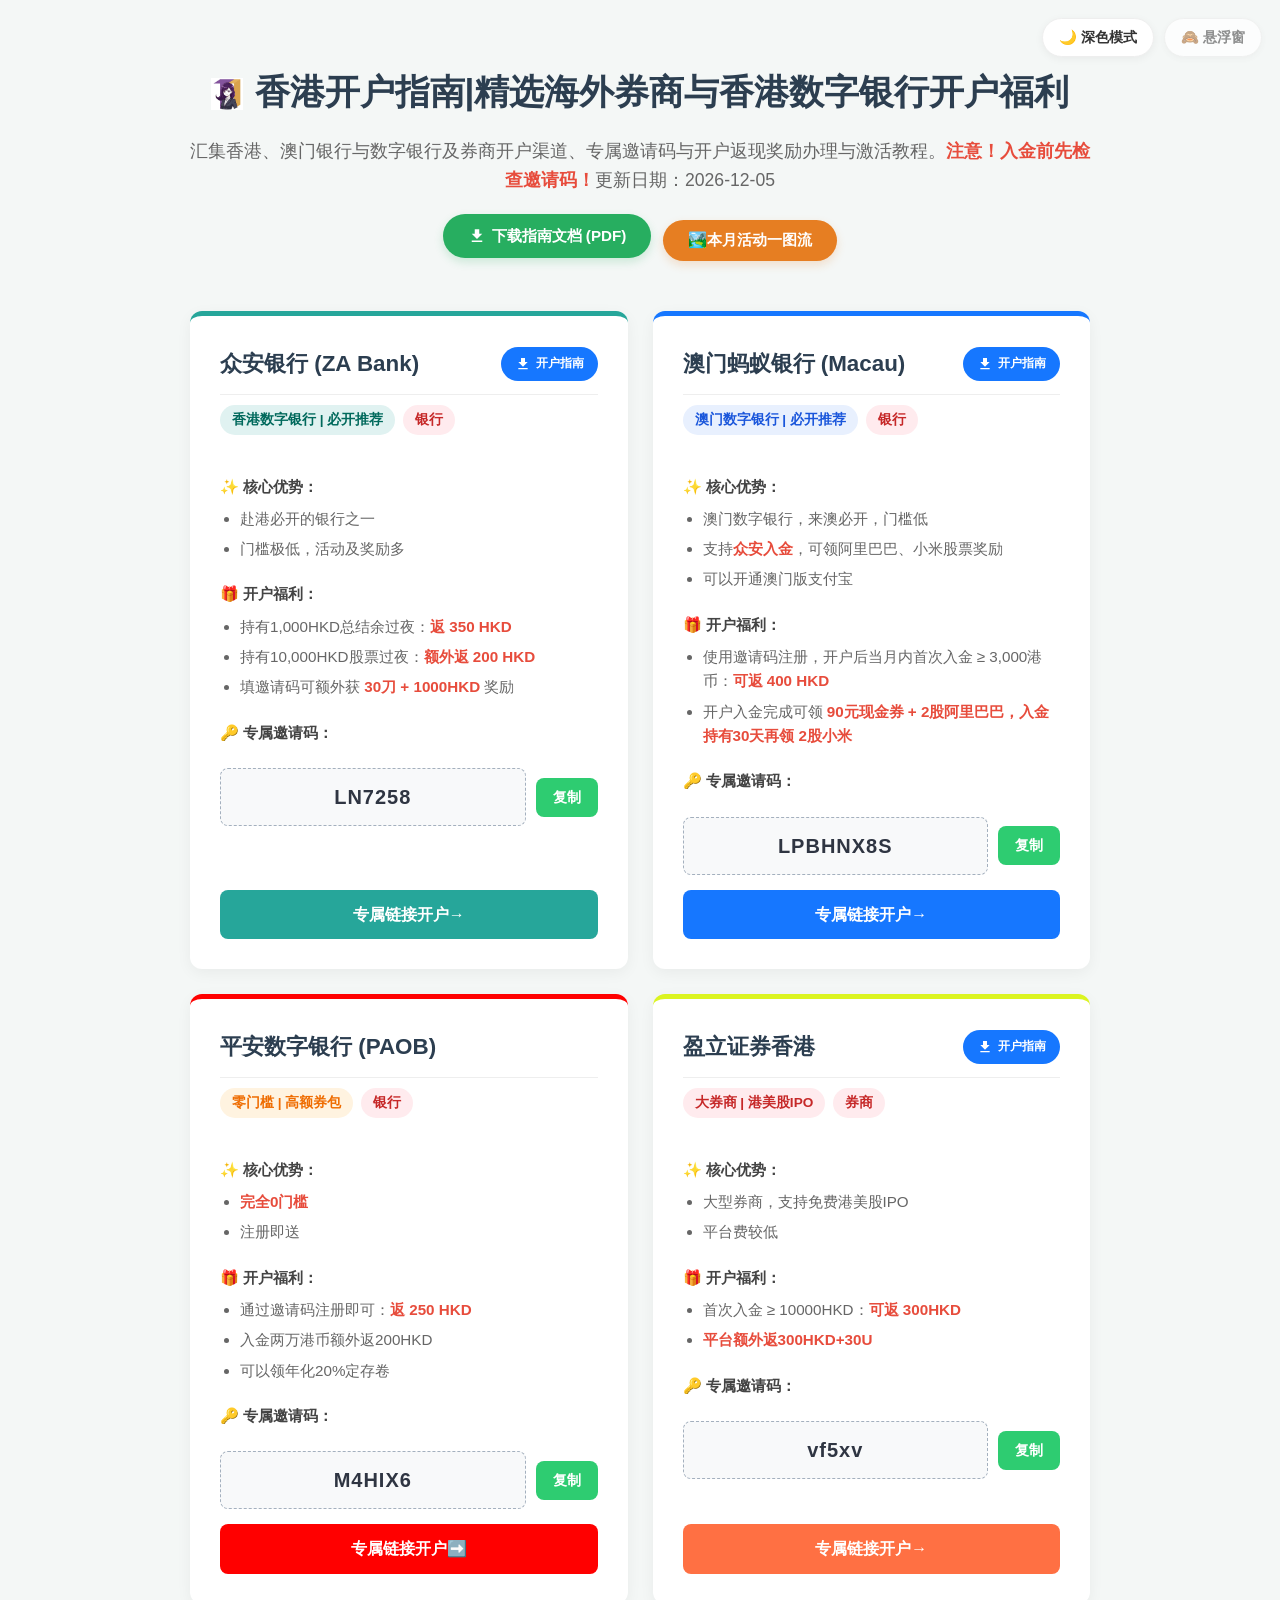
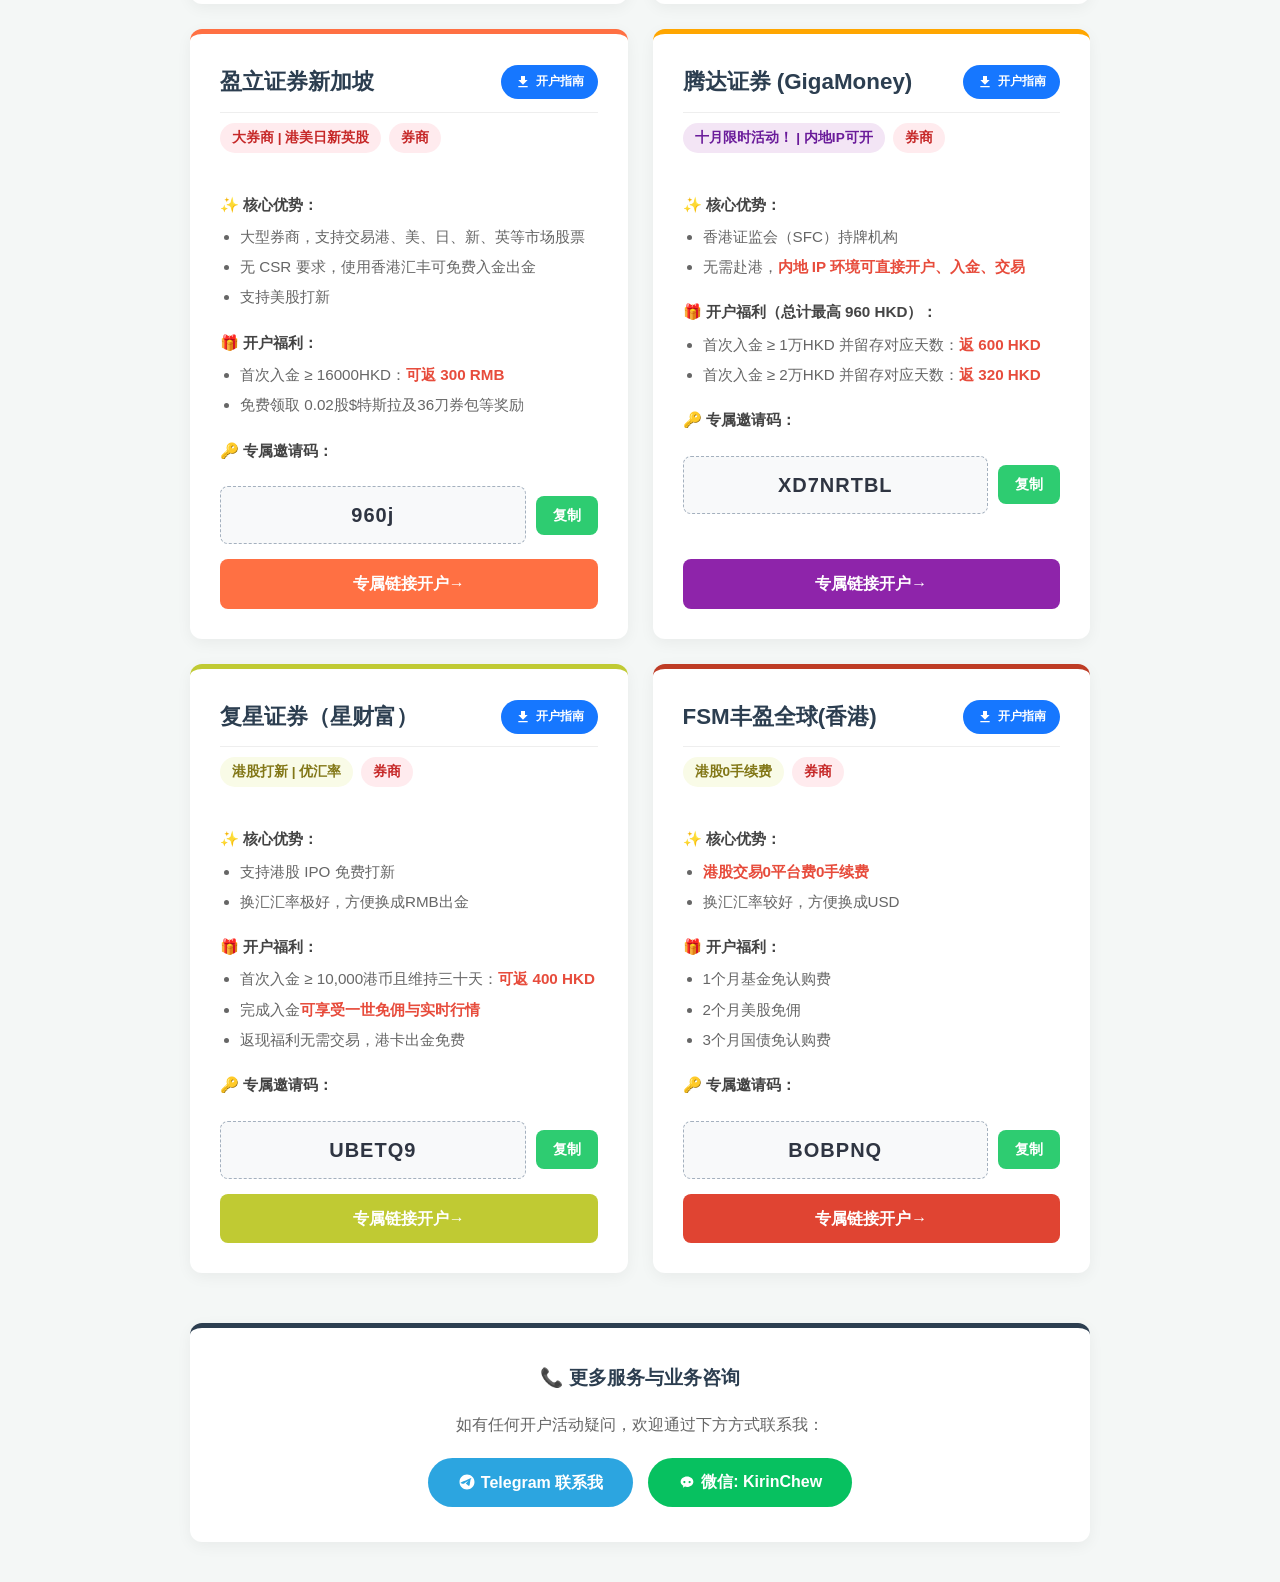
<file: index.html>
<!DOCTYPE html>
<html lang="zh-CN">

<head>
    <meta charset="UTF-8">
    <meta name="viewport" content="width=device-width, initial-scale=1.0">
    <title>香港开户指南 - 香港银行·数字银行·券商开户福利与邀请码 | T1财经</title>
    <meta name="description" content="赴港开户指南：众安银行ZA Bank、平安数字银行、盈立证券新加坡、复星证券等香港数字银行与券商开户教程、邀请码及现金返现福利汇总，澳门蚂蚁银行开户薅800HKD攻略（邀请码LPBHNX8S返400HKD），最高累计返1300+HKD；另有香港电话卡hahaSIM、CSL激活教程，全国包邮。">
    <meta name="keywords" content="香港开户,香港银行开户,香港数字银行开户,香港券商开户,香港开户指南,香港电话卡,香港sim卡,众安银行,ZA Bank,平安数字银行,盈立证券,复星证券,澳门蚂蚁银行,蚂蚁银行澳门,澳门银行开户,澳门开户,邀请码,hahaSIM,CSL储值卡">
    <meta name="robots" content="index, follow">
    <meta name="author" content="T1财经">
    <link rel="canonical" href="https://t1.bbroot.com/">
    <meta property="og:type" content="website">
    <meta property="og:site_name" content="T1财经">
    <meta property="og:title" content="香港开户指南 - 香港银行·数字银行·券商开户福利与邀请码">
    <meta property="og:description" content="香港银行开户、数字银行、券商开户指南与邀请码福利汇总，附香港电话卡hahaSIM、CSL激活教程。赴港开户必看！">
    <meta property="og:url" content="https://t1.bbroot.com/">
    <meta property="og:image" content="https://t1.bbroot.com/assets/ICON.jpg">
    <meta property="og:locale" content="zh_CN">
    <meta name="twitter:card" content="summary">
    <meta name="twitter:title" content="香港开户指南 - 香港银行·数字银行·券商开户福利">
    <meta name="twitter:description" content="香港银行开户、数字银行与券商开户邀请码福利汇总，附香港电话卡hahaSIM、CSL激活教程。">
    <meta name="twitter:image" content="https://t1.bbroot.com/assets/ICON.jpg">
    <script type="application/ld+json">
    {
        "@context": "https://schema.org",
        "@type": "WebSite",
        "name": "T1财经 香港开户指南",
        "alternateName": ["香港开户", "香港电话卡"],
        "url": "https://t1.bbroot.com/",
        "description": "香港开户指南：香港银行、数字银行与券商开户教程及邀请码福利，附香港电话卡 hahaSIM、CSL 激活教程。",
        "inLanguage": "zh-CN",
        "publisher": {
            "@type": "Organization",
            "name": "T1财经",
            "logo": {
                "@type": "ImageObject",
                "url": "https://t1.bbroot.com/assets/ICON.jpg"
            }
        }
    }
    </script>
    <script type="application/ld+json">
    {
        "@context": "https://schema.org",
        "@type": "FAQPage",
        "mainEntity": [
            {
                "@type": "Question",
                "name": "去香港开户需要什么条件？",
                "acceptedAnswer": {
                    "@type": "Answer",
                    "text": "香港数字银行（如众安银行ZA Bank、平安数字银行）支持线上开户，一般要求年满18岁、持有效港澳通行证或护照，并在香港境内完成定位认证；盈立证券新加坡、复星证券等券商也支持内地用户线上申请，具体请以各家开户页要求为准。"
                }
            },
            {
                "@type": "Question",
                "name": "香港开户能拿到哪些福利？",
                "acceptedAnswer": {
                    "@type": "Answer",
                    "text": "使用本站专属邀请码开户：众安银行ZA Bank最高返300HKD并可叠加约1300+ HKD综合奖励；平安数字银行注册即返现并送高额股票交易券；盈立证券新加坡首次入金2000美元返300RMB，复星证券入金1万HKD最高返300 HKD，详见本站各平台介绍。"
                }
            },
            {
                "@type": "Question",
                "name": "香港电话卡怎么办理？",
                "acceptedAnswer": {
                    "@type": "Answer",
                    "text": "本站提供香港电话卡 hahaSIM 与 CSL 储值卡，全国包邮，支持大陆漫游收短信、注册 Telegram/TikTok/推特等应用，附带激活、实名与保号教程。"
                }
            }
        ]
    }
    </script>
    <script type="application/ld+json">
    {
        "@context": "https://schema.org",
        "@type": "ItemList",
        "name": "香港开户与香港电话卡资源列表",
        "itemListElement": [
            { "@type": "ListItem", "position": 1, "name": "盈立证券新加坡开户", "url": "https://m.usmartsg66.com/promo/overseas/bonus-dec.html?ICode=960j&langType=1&Id=" },
            { "@type": "ListItem", "position": 2, "name": "复星证券开户", "url": "https://h5.fotechwealth.com/pages/startAccount.html?channel=040003&aeCode=B2&invitationCode=UBETQ9&langType=zhCn" },
            { "@type": "ListItem", "position": 3, "name": "众安银行ZA Bank香港开户", "url": "https://t1.bbroot.com/" },
            { "@type": "ListItem", "position": 4, "name": "平安数字银行开户", "url": "https://t1.bbroot.com/" },
            { "@type": "ListItem", "position": 5, "name": "香港电话卡hahaSIM激活教程", "url": "https://t1.bbroot.com/hahasim.html" },
            { "@type": "ListItem", "position": 6, "name": "香港电话卡CSL储值卡激活教程", "url": "https://t1.bbroot.com/cslsim.html" },
            { "@type": "ListItem", "position": 7, "name": "澳门蚂蚁银行开户", "url": "https://render.alipay.com/p/c/180020570000149153/index.html?invite-code=LPBHNX8S&utm_source=antbank_app_share" }
        ]
    }
    </script>
    <link rel="icon" type="image/png" href="assets/ICON.jpg">
    <style>
        :root {
            --primary-color: #2c3e50;
            --accent-color: #3498db;
            --bg-color: #f4f7f6;
            --card-bg: #ffffff;
            --text-main: #333333;
            --text-light: #666666;
            --tag-bg: #e1f5fe;
            --tag-text: #0277bd;
            --muted-bg: #f8f9fa;
            --border-color: #eee;
            --code-text: #2f3542;
            --code-border: #a4b0be;
            --shadow: rgba(0, 0, 0, 0.05);
        }

        body {
            font-family: -apple-system, BlinkMacSystemFont, "Segoe UI", Roboto, "Helvetica Neue", Arial, sans-serif;
            background-color: var(--bg-color);
            color: var(--text-main);
            line-height: 1.6;
            margin: 0;
            padding: 0;
            transition: background-color 0.3s ease, color 0.3s ease;
        }

        body[data-theme="dark"] {
            --primary-color: #e7edf7;
            --accent-color: #5dade2;
            --bg-color: #121a24;
            --card-bg: #1b2733;
            --text-main: #edf3f8;
            --text-light: #b5c0cc;
            --tag-bg: #1d3b4d;
            --tag-text: #9bd2ff;
            --muted-bg: #17232d;
            --border-color: #2d3d4f;
            --code-text: #edf3f8;
            --code-border: #52657a;
            --shadow: rgba(0, 0, 0, 0.35);
        }

        .container {
            max-width: 900px;
            margin: 0 auto;
            padding: 40px 20px;
        }

        header {
            text-align: center;
            margin-bottom: 50px;
        }

        h1 {
            color: var(--primary-color);
            font-size: 2.2em;
            margin-bottom: 10px;
        }
        .logo {
            width: 32px;
            height: 32px;
            margin-right: 12px;
            vertical-align: middle;
        }

        .subtitle {
            color: var(--text-light);
            font-size: 1.1em;
            margin-bottom: 20px;
        }

        .download-btn {
            display: inline-flex;
            align-items: center;
            justify-content: center;
            background: #27ae60;
            color: white;
            text-decoration: none;
            padding: 10px 25px;
            border-radius: 25px;
            font-weight: bold;
            font-size: 0.95em;
            transition: background 0.3s ease, transform 0.2s ease, box-shadow 0.3s ease;
            box-shadow: 0 4px 10px rgba(39, 174, 96, 0.2);
            cursor: pointer;
        }

        .download-btn:hover {
            background: #219150;
            transform: translateY(-2px);
            box-shadow: 0 6px 15px rgba(39, 174, 96, 0.3);
        }

        /* 下载指南文档旁的「11月返利详情」图片按钮 */
        .image-btn {
            display: inline-flex;
            align-items: center;
            justify-content: center;
            background: #e67e22;
            color: #ffffff;
            border: none;
            margin-left: 12px;
            padding: 10px 25px;
            border-radius: 25px;
            font-weight: bold;
            font-size: 0.95em;
            font-family: inherit;
            cursor: pointer;
            transition: background 0.3s ease, transform 0.2s ease, box-shadow 0.3s ease;
            box-shadow: 0 4px 10px rgba(230, 126, 34, 0.2);
        }

        .image-btn:hover {
            background: #cf6d17;
            transform: translateY(-2px);
            box-shadow: 0 6px 15px rgba(230, 126, 34, 0.3);
        }

        /* 返利详情大图弹窗 */
        .rebate-overlay {
            position: fixed;
            top: 0;
            left: 0;
            width: 100%;
            height: 100%;
            z-index: 1500;
            background: rgba(0, 0, 0, 0.75);
            display: none;
            align-items: center;
            justify-content: center;
            padding: 20px;
            box-sizing: border-box;
            cursor: zoom-out;
        }

        .rebate-overlay.show {
            display: flex;
        }

        .rebate-modal {
            position: relative;
            max-width: 100%;
            max-height: 100%;
        }

        .rebate-modal img {
            display: block;
            max-width: 100%;
            max-height: 90vh;
            border-radius: 8px;
            box-shadow: 0 10px 40px rgba(0, 0, 0, 0.5);
            cursor: auto;
        }

        .rebate-close {
            position: absolute;
            top: -14px;
            right: -14px;
            width: 36px;
            height: 36px;
            border: none;
            border-radius: 50%;
            background: #e74c3c;
            color: #ffffff;
            font-size: 22px;
            line-height: 1;
            cursor: pointer;
            box-shadow: 0 4px 10px rgba(0, 0, 0, 0.3);
        }

        .rebate-close:hover {
            background: #c0392b;
        }
        /* 弹窗内的下载图片按钮 */
        .rebate-download {
            display: block;
            width: fit-content;
            margin: 16px auto 0;
            padding: 10px 24px;
            background: #1677ff;
            color: #ffffff;
            text-decoration: none;
            border-radius: 25px;
            font-weight: 600;
            cursor: pointer;
            transition: background 0.2s ease, transform 0.2s ease;
        }

        .rebate-download:hover {
            background: #0f5fe0;
            transform: translateY(-1px);
        }



        @media (max-width: 600px) {
            .image-btn {
                margin-left: 8px;
                padding: 8px 16px;
            }
        }


        .grid {
            display: grid;
            grid-template-columns: repeat(auto-fit, minmax(320px, 1fr));
            gap: 25px;
            margin-top: 30px;
        }

        .card {
            background: var(--card-bg);
            border-radius: 12px;
            box-shadow: 0 4px 15px var(--shadow);
            padding: 30px;
            transition: transform 0.3s ease, box-shadow 0.3s ease;
            border-top: 5px solid var(--accent-color);
            display: flex;
            flex-direction: column;
        }

        .card:hover {
            transform: translateY(-5px);
            box-shadow: 0 8px 25px var(--shadow);
        }

        .card h2 {
            color: var(--primary-color);
            margin-top: 0;
            border-bottom: 1px solid #eee;
            padding-bottom: 12px;
            font-size: 1.4em;
        }

        /* 卡片标题行：标题与下载按钮同行展示 */
        .card-head {
            display: flex;
            align-items: center;
            justify-content: space-between;
            gap: 12px;
            border-bottom: 1px solid #eee;
            padding-bottom: 12px;
            margin-bottom: 10px;
        }

        .card-head h2 {
            margin: 0;
            border-bottom: none;
            padding-bottom: 0;
            flex: 1;
            min-width: 0;
        }

        /* 卡片内下载按钮（如 澳门蚂蚁银行 开户指南） */
        .card-download-btn {
            display: inline-flex;
            align-items: center;
            flex-shrink: 0;
            background: #1677ff;
            color: #ffffff;
            text-decoration: none;
            font-size: 0.78em;
            font-weight: 600;
            padding: 7px 14px;
            border-radius: 999px;
            white-space: nowrap;
            cursor: pointer;
            transition: background 0.2s ease, transform 0.2s ease;
        }

        .card-download-btn:hover {
            background: #0f5fe0;
            color: #ffffff;
            transform: translateY(-1px);
        }

        .tag {
            display: inline-block;
            background: var(--tag-bg);
            color: var(--tag-text);
            padding: 4px 12px;
            border-radius: 15px;
            font-size: 0.85em;
            font-weight: bold;
            margin: 0 8px 15px 0;
            align-self: flex-start;
        }

        .tags {
            display: flex;
            flex-wrap: wrap;
            align-items: center;
            margin-bottom: 10px;
        }

        .section-title {
            font-weight: 600;
            color: #444;
            margin-top: 15px;
            margin-bottom: 8px;
            font-size: 0.95em;
        }

        ul {
            margin: 0;
            padding-left: 20px;
            color: var(--text-light);
            font-size: 0.95em;
        }

        ul li {
            margin-bottom: 6px;
        }

        .highlight {
            color: #e74c3c;
            font-weight: 600;
        }

        .code-row {
            display: flex;
            align-items: center;
            gap: 10px;
            margin: 15px 0;
        }

        .code-box {
            flex: 1;
            background: var(--muted-bg);
            border: 1px dashed var(--code-border);
            padding: 12px;
            text-align: center;
            font-size: 1.25em;
            font-weight: bold;
            letter-spacing: 1px;
            color: var(--code-text);
            border-radius: 8px;
            margin: 0;
        }

        .copy-btn {
            min-width: 62px;
            border: none;
            background: #2ecc71;
            color: white;
            border-radius: 8px;
            padding: 10px 14px;
            font-size: 0.9em;
            font-weight: 600;
            cursor: pointer;
            transition: background 0.2s ease, transform 0.2s ease;
            white-space: nowrap;
        }

        .copy-btn:hover {
            background: #27ae60;
            transform: translateY(-1px);
        }

        .copy-btn.copied {
            background: #1abc9c;
        }

        .btn {
            display: block;
            text-align: center;
            background: var(--accent-color);
            color: white;
            text-decoration: none;
            padding: 12px;
            border-radius: 8px;
            font-weight: 600;
            margin-top: auto;
            transition: opacity 0.3s ease;
        }

        .btn:hover {
            opacity: 0.9;
        }

        /* 右上角按钮组：主题切换 + 悬浮窗开关 */
        .top-actions {
            position: fixed;
            top: 18px;
            right: 18px;
            z-index: 1000;
            display: flex;
            align-items: center;
            gap: 10px;
        }

        .theme-toggle,
        .float-toggle {
            display: inline-flex;
            align-items: center;
            justify-content: center;
            border: 1px solid var(--border-color);
            background: var(--card-bg);
            color: var(--text-main);
            border-radius: 999px;
            padding: 9px 16px;
            font-size: 0.9em;
            font-weight: 600;
            cursor: pointer;
            transition: all 0.2s ease;
            box-shadow: 0 2px 8px var(--shadow);
            white-space: nowrap;
        }

        .theme-toggle:hover,
        .float-toggle:hover {
            transform: translateY(-1px);
        }

        /* 悬浮窗开关：关闭状态淡化显示 */
        .float-toggle.off {
            opacity: 0.72;
            color: var(--text-light);
        }

        .contact-section {
            margin-top: 50px;
            background: var(--card-bg);
            padding: 35px;
            border-radius: 12px;
            text-align: center;
            box-shadow: 0 4px 15px var(--shadow);
            border-top: 5px solid #2c3e50;
        }

        .contact-section h3 {
            color: var(--primary-color);
            margin-top: 0;
        }

        /* 联系按钮组合布局 */
        .contact-buttons {
            display: flex;
            justify-content: center;
            gap: 15px;
            flex-wrap: wrap;
            margin-top: 20px;
        }

        .contact-btn {
            display: inline-flex;
            align-items: center;
            justify-content: center;
            background: #2ca5e0;
            color: white;
            text-decoration: none;
            padding: 12px 30px;
            border-radius: 25px;
            font-weight: bold;
            font-size: 1em;
            transition: background 0.3s ease, transform 0.2s ease;
            cursor: pointer;
            border: none;
            font-family: inherit;
        }

        .contact-btn:hover {
            background: #2284b5;
            transform: translateY(-2px);
        }

        /* 微信按钮专属样式 */
        .contact-btn.wechat {
            background: #07c160;
        }

        .contact-btn.wechat:hover {
            background: #06ad56;
        }

        .floating-stack {
            position: fixed;
            right: 22px;
            bottom: 24px;
            z-index: 1200;
            display: flex;
            flex-direction: column;
            align-items: flex-end;
            gap: 10px;
            transition: opacity 0.25s ease, transform 0.25s ease, visibility 0.25s ease;
        }

        /* 悬浮窗关闭状态：隐藏且不可点击 */
        .floating-stack.is-hidden {
            opacity: 0;
            visibility: hidden;
            transform: translateY(12px);
            pointer-events: none;
        }

        .floating-stack .floating-link {
            display: inline-flex;
            align-items: center;
            gap: 8px;
            padding: 12px 18px;
            border-radius: 999px;
            color: #fff;
            text-decoration: none;
            font-size: 0.95rem;
            font-weight: 700;
            box-shadow: 0 14px 28px rgba(14, 165, 233, 0.35);
            transition: transform 0.2s ease, box-shadow 0.2s ease;
        }

        .floating-stack .floating-link:hover {
            transform: translateY(-2px) scale(1.02);
            box-shadow: 0 16px 32px rgba(14, 165, 233, 0.42);
            text-decoration: none;
        }

        .floating-link.hahasim {
            background: linear-gradient(135deg, #1d4ed8 0%, #0ea5e9 100%);
        }

        .floating-link.csl {
            background: linear-gradient(135deg, #dab917 0%, #e77b22 100%);
        }

        .floating-link .floating-icon {
            display: inline-flex;
            align-items: center;
            justify-content: center;
            width: 28px;
            height: 28px;
            border-radius: 50%;
            background: rgba(255, 255, 255, 0.18);
            font-size: 1rem;
        }

        @media (max-width: 600px) {
            h1 {
                font-size: 1.8em;
            }

            .grid {
                grid-template-columns: 1fr;
            }

            .contact-buttons {
                flex-direction: column;
                align-items: center;
            }

            .contact-btn {
                width: 100%;
                max-width: 280px;
            }

            .top-actions {
                top: 12px;
                right: 12px;
                gap: 6px;
            }

            .theme-toggle,
            .float-toggle {
                padding: 8px 12px;
                font-size: 0.82em;
            }

            .floating-stack {
                align-items: flex-start;
                right: 14px;
                bottom: 16px;
                gap: 8px;
            }

            .floating-link {
                padding: 10px 14px;
                font-size: 0.85rem;
            }
        }
    /* SEO 页面区块样式 */
        .sim-section {
            margin-top: 30px;
        }

        .sim-section .grid {
            margin-top: 15px;
        }

        .sim-card h3 {
            margin-top: 0;
            color: var(--primary-color);
            border-bottom: 1px solid #eee;
            padding-bottom: 12px;
            font-size: 1.3em;
        }

        .sim-card h3 a {
            color: var(--primary-color);
            text-decoration: none;
        }

        .faq-section {
            background: var(--card-bg);
            border-radius: 12px;
            box-shadow: 0 4px 15px var(--shadow);
            padding: 30px;
            margin-top: 30px;
        }

        .faq-section h2 {
            color: var(--primary-color);
            margin-top: 0;
            border-bottom: 1px solid #eee;
            padding-bottom: 12px;
            font-size: 1.4em;
        }

        .faq-item {
            margin-bottom: 18px;
        }

        .faq-item h3 {
            font-size: 1.05em;
            margin: 0 0 6px;
        }

        .faq-item p {
            margin: 6px 0 0;
            color: var(--text-light);
            font-size: 0.95em;
        }
    </style>
</head>

<body>
    <div class="container">
        <div class="top-actions">
            <button class="theme-toggle" id="themeToggle" type="button" aria-label="切换黑暗模式">🌙 深色模式</button>
           
            <button class="float-toggle" id="floatToggle" type="button" aria-label="切换悬浮窗显示">👁 悬浮窗</button>
           
        </div>
        <header id="siteHeader"></header>

        <!-- 平台介绍 / 联系方式等内容全部由 site-content.js 渲染，需改文字请编辑 site-content.js -->
        <div class="grid" id="cardsGrid"></div>
        <div class="contact-section" id="contactSection"></div>
    </div>

    <div class="floating-stack" id="floatingStack"></div>

    <!-- 11月返利详情 大图弹窗 -->
    <div class="rebate-overlay" id="rebateOverlay" aria-hidden="true">
        <div class="rebate-modal">
            <img src="./assets/11月返利详情横版.jpg" alt="本月活动一图流" />
            <a class="rebate-download" onclick="forceDownload('./assets/11月返利详情横版.jpg', '11月返利详情横版.jpg', this)">⬇ 下载图片</a>

            <button type="button" class="rebate-close" onclick="hideRebateImage()" aria-label="关闭">&times;</button>
        </div>
    </div>

    <!-- 脚本区 -->
    <script src="site-content.js"></script>
    <script>
        function applyTheme(theme) {
            const isDark = theme === 'dark';
            document.body.setAttribute('data-theme', isDark ? 'dark' : 'light');
            const toggleBtn = document.getElementById('themeToggle');
            if (toggleBtn) {
                toggleBtn.textContent = isDark ? '☀️ 日光模式' : '🌙 深色模式';
            }
            localStorage.setItem('theme', theme);
        }

        function initTheme() {
            const savedTheme = localStorage.getItem('theme');
            const systemPrefersDark = window.matchMedia && window.matchMedia('(prefers-color-scheme: dark)').matches;
            const initialTheme = savedTheme || (systemPrefersDark ? 'dark' : 'light');
            applyTheme(initialTheme);
        }

        // 悬浮窗显示开关：默认开启，可关闭；状态保存在 localStorage
        function initFloatingToggle() {
            const stack = document.getElementById('floatingStack');
            const btn = document.getElementById('floatToggle');
            if (!stack || !btn) return;

            const saved = localStorage.getItem('floatingEnabled');
            // 未设置过时默认关闭
            const isEnabled = saved === null ? false : saved === '1';

            function applyFloatingState(enabled) {
                stack.classList.toggle('is-hidden', !enabled);
                btn.innerHTML = enabled ? '👁 悬浮窗' : '🙈 悬浮窗';
                btn.classList.toggle('off', !enabled);
                btn.setAttribute('aria-label', enabled ? '关闭悬浮窗' : '开启悬浮窗');
                localStorage.setItem('floatingEnabled', enabled ? '1' : '0');
            }

            btn.addEventListener('click', function () {
                // 当前是隐藏状态则开启，否则关闭
                applyFloatingState(stack.classList.contains('is-hidden'));
            });

            // site-content.js 已渲染悬浮窗，这里立即恢复开关状态，避免页面闪烁
            applyFloatingState(isEnabled);
        }

        initFloatingToggle();

        // 按 UTC+8 (中国标准时间) 计算今天的日期并写入页面
        function updateUpdateDate() {
            const now = new Date();
            // 当前时间 + 8 小时得到 UTC+8 时区的绝对时间
            const utc8 = new Date(now.getTime() + 8 * 60 * 60 * 1000);
            const year = utc8.getUTCFullYear();
            const month = String(utc8.getUTCMonth() + 1).padStart(2, '0');
            const day = String(utc8.getUTCDate()).padStart(2, '0');
            const el = document.getElementById('updateDate');
            if (el) {
                el.textContent = year + '-' + month + '-' + day;
            }
        }

        document.addEventListener('DOMContentLoaded', function () {
            initTheme();
            const toggleBtn = document.getElementById('themeToggle');
            if (toggleBtn) {
                toggleBtn.addEventListener('click', function () {
                    const nextTheme = document.body.getAttribute('data-theme') === 'dark' ? 'light' : 'dark';
                    applyTheme(nextTheme);
                });
            }

            // 首次加载即更新日期，并每分钟刷新一次以应对跨天
            updateUpdateDate();
            setInterval(updateUpdateDate, 60 * 1000);
        });

        // 强制下载脚本（PDF / MD 通用）
        // url   - 文件相对路径
        // fileName - 保存到本地的文件名
        // btn   - 触发下载的按钮元素（可选；不传则使用页面顶部 .download-btn）
        function forceDownload(url, fileName, btn) {
            const target = btn || document.querySelector('.download-btn');
            if (!target) return;
            const originalHTML = target.innerHTML;
            target.innerHTML = '下载中...';
            target.style.pointerEvents = 'none';

            fetch(url)
                .then(response => {
                    if (!response.ok) throw new Error('网络响应错误');
                    return response.blob();
                })
                .then(blob => {
                    const blobUrl = window.URL.createObjectURL(blob);
                    const a = document.createElement('a');
                    a.style.display = 'none';
                    a.href = blobUrl;
                    a.download = fileName;
                    document.body.appendChild(a);
                    a.click();

                    window.URL.revokeObjectURL(blobUrl);
                    document.body.removeChild(a);

                    target.innerHTML = originalHTML;
                    target.style.pointerEvents = 'auto';
                })
                .catch(error => {
                    window.open(url, '_blank');
                    target.innerHTML = originalHTML;
                    target.style.pointerEvents = 'auto';
                });
        }

        function copyCodeToClipboard(text, btn) {
            const copyText = String(text || '').trim();
            const successHandler = () => {
                const originalText = btn.textContent;
                btn.textContent = '复制';
                btn.classList.add('copied');
                btn.style.minWidth = btn.offsetWidth + 'px';
                setTimeout(() => {
                    btn.textContent = originalText;
                    btn.classList.remove('copied');
                    btn.style.minWidth = '';
                }, 1200);
            };

            if (navigator.clipboard && window.isSecureContext) {
                navigator.clipboard.writeText(copyText).then(successHandler).catch(() => {
                    fallbackCopyTextToClipboard(copyText, successHandler);
                });
            } else {
                fallbackCopyTextToClipboard(copyText, successHandler);
            }
        }

        function fallbackCopyTextToClipboard(text, successHandler) {
            var textArea = document.createElement("textarea");
            textArea.value = text;
            textArea.style.position = "fixed";
            document.body.appendChild(textArea);
            textArea.focus();
            textArea.select();

            try {
                var successful = document.execCommand('copy');
                if (successful) {
                    successHandler();
                } else {
                    alert("复制失败，请手动复制邀请码: " + text);
                }
            } catch (err) {
                alert("复制失败，请手动复制邀请码: " + text);
            }
            document.body.removeChild(textArea);
        }

        document.querySelectorAll('.copy-btn').forEach(function (btn) {
            btn.addEventListener('click', function () {
                const code = this.dataset.code || this.closest('.code-row').querySelector('.code-box').textContent.trim();
                copyCodeToClipboard(code, this);
            });
        });

        // 微信一键复制微信号脚本
        function copyWeChat(btn) {
            const wechatId = "KirinChew";

            // 尝试使用 Clipboard API 进行复制
            if (navigator.clipboard && window.isSecureContext) {
                navigator.clipboard.writeText(wechatId).then(() => {
                    showCopiedFeedback(btn);
                }).catch(err => {
                    fallbackCopyTextToClipboard(wechatId, () => showCopiedFeedback(btn));
                });
            } else {
                fallbackCopyTextToClipboard(wechatId, () => showCopiedFeedback(btn));
            }
        }

        // 复制成功后的文字提示切换
        function showCopiedFeedback(btn) {
            const span = btn.querySelector('span');
            const originalText = span.innerHTML;
            span.innerHTML = '微信号已复制！去微信添加吧';
            setTimeout(() => {
                span.innerHTML = originalText;
            }, 1200);
        }
        // 在「下载指南文档」按钮旁注入「11月返利详情」图片按钮；点击显示大图
        function initRebateImageButton() {
            var target = document.querySelector('.download-btn');
            if (!target || document.querySelector('.image-btn')) return;
            var btn = document.createElement('button');
            btn.type = 'button';
            btn.className = 'image-btn';
            btn.textContent = '🏞️本月活动一图流';
            btn.setAttribute('aria-label', '查看本月活动一图流');
            btn.addEventListener('click', showRebateImage);
            target.insertAdjacentElement('afterend', btn);
        }

        function showRebateImage() {
            var overlay = document.getElementById('rebateOverlay');
            if (overlay) overlay.classList.add('show');
        }

        function hideRebateImage() {
            var overlay = document.getElementById('rebateOverlay');
            if (overlay) overlay.classList.remove('show');
        }

        // 点击遮罩背景（图片以外区域）关闭弹窗
        document.addEventListener('click', function (e) {
            var overlay = document.getElementById('rebateOverlay');
            if (overlay && e.target === overlay) {
                hideRebateImage();
            }
        });

        // 等 header（含下载按钮）渲染完成后注入图片按钮
        document.addEventListener('DOMContentLoaded', initRebateImageButton);

    </script>
</body>

</html>
</file>
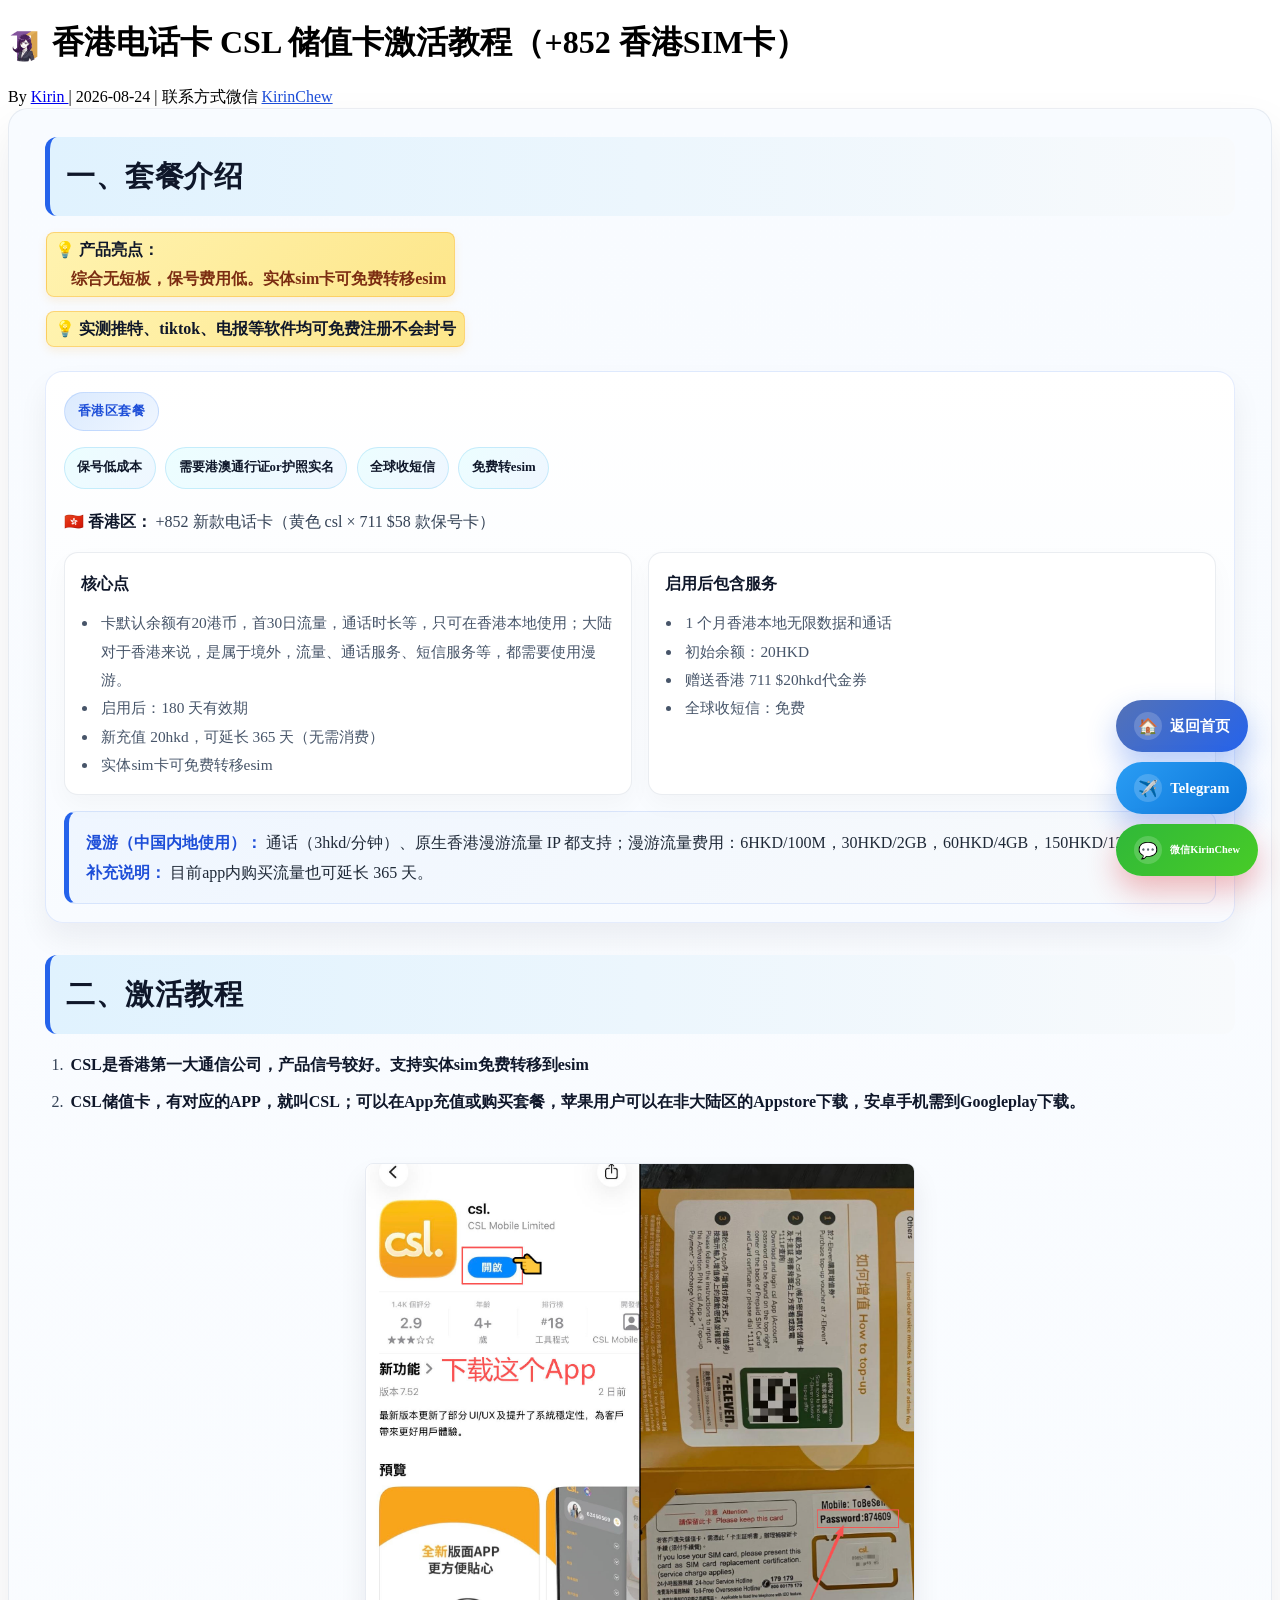
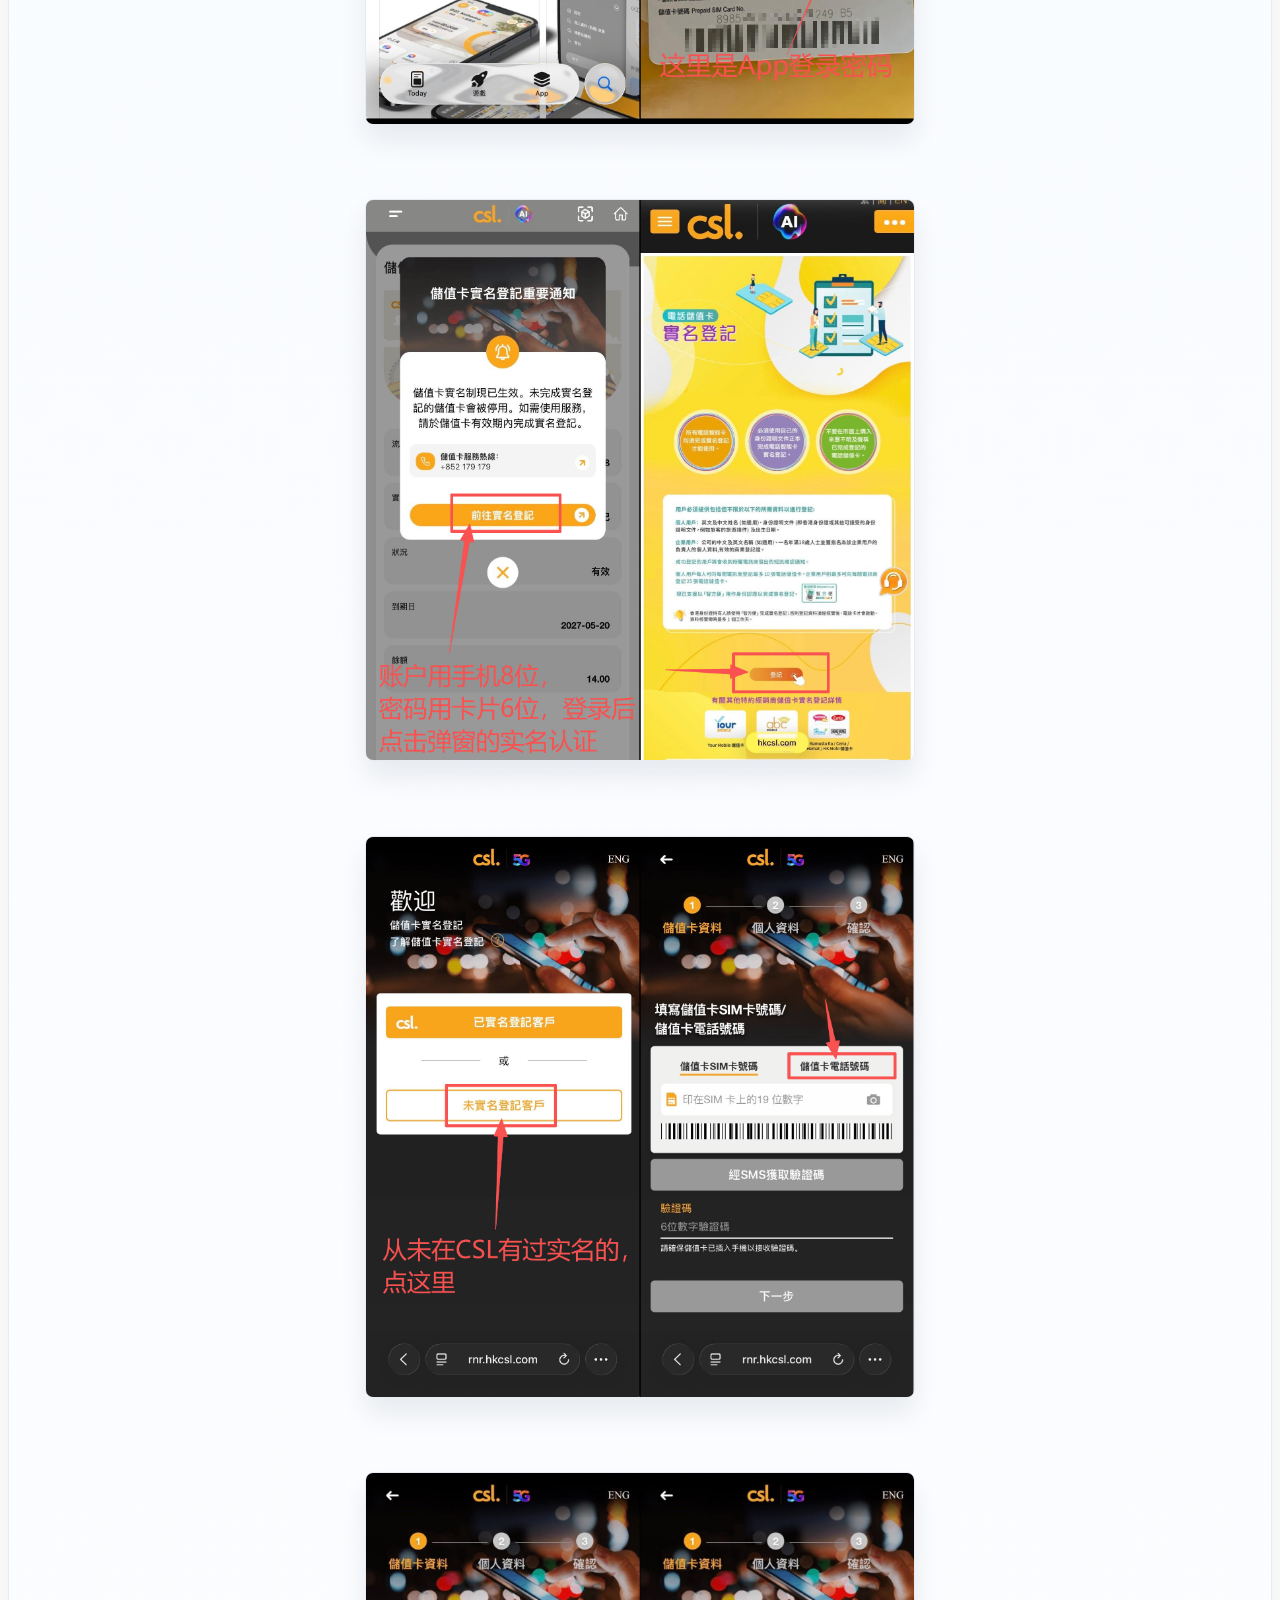
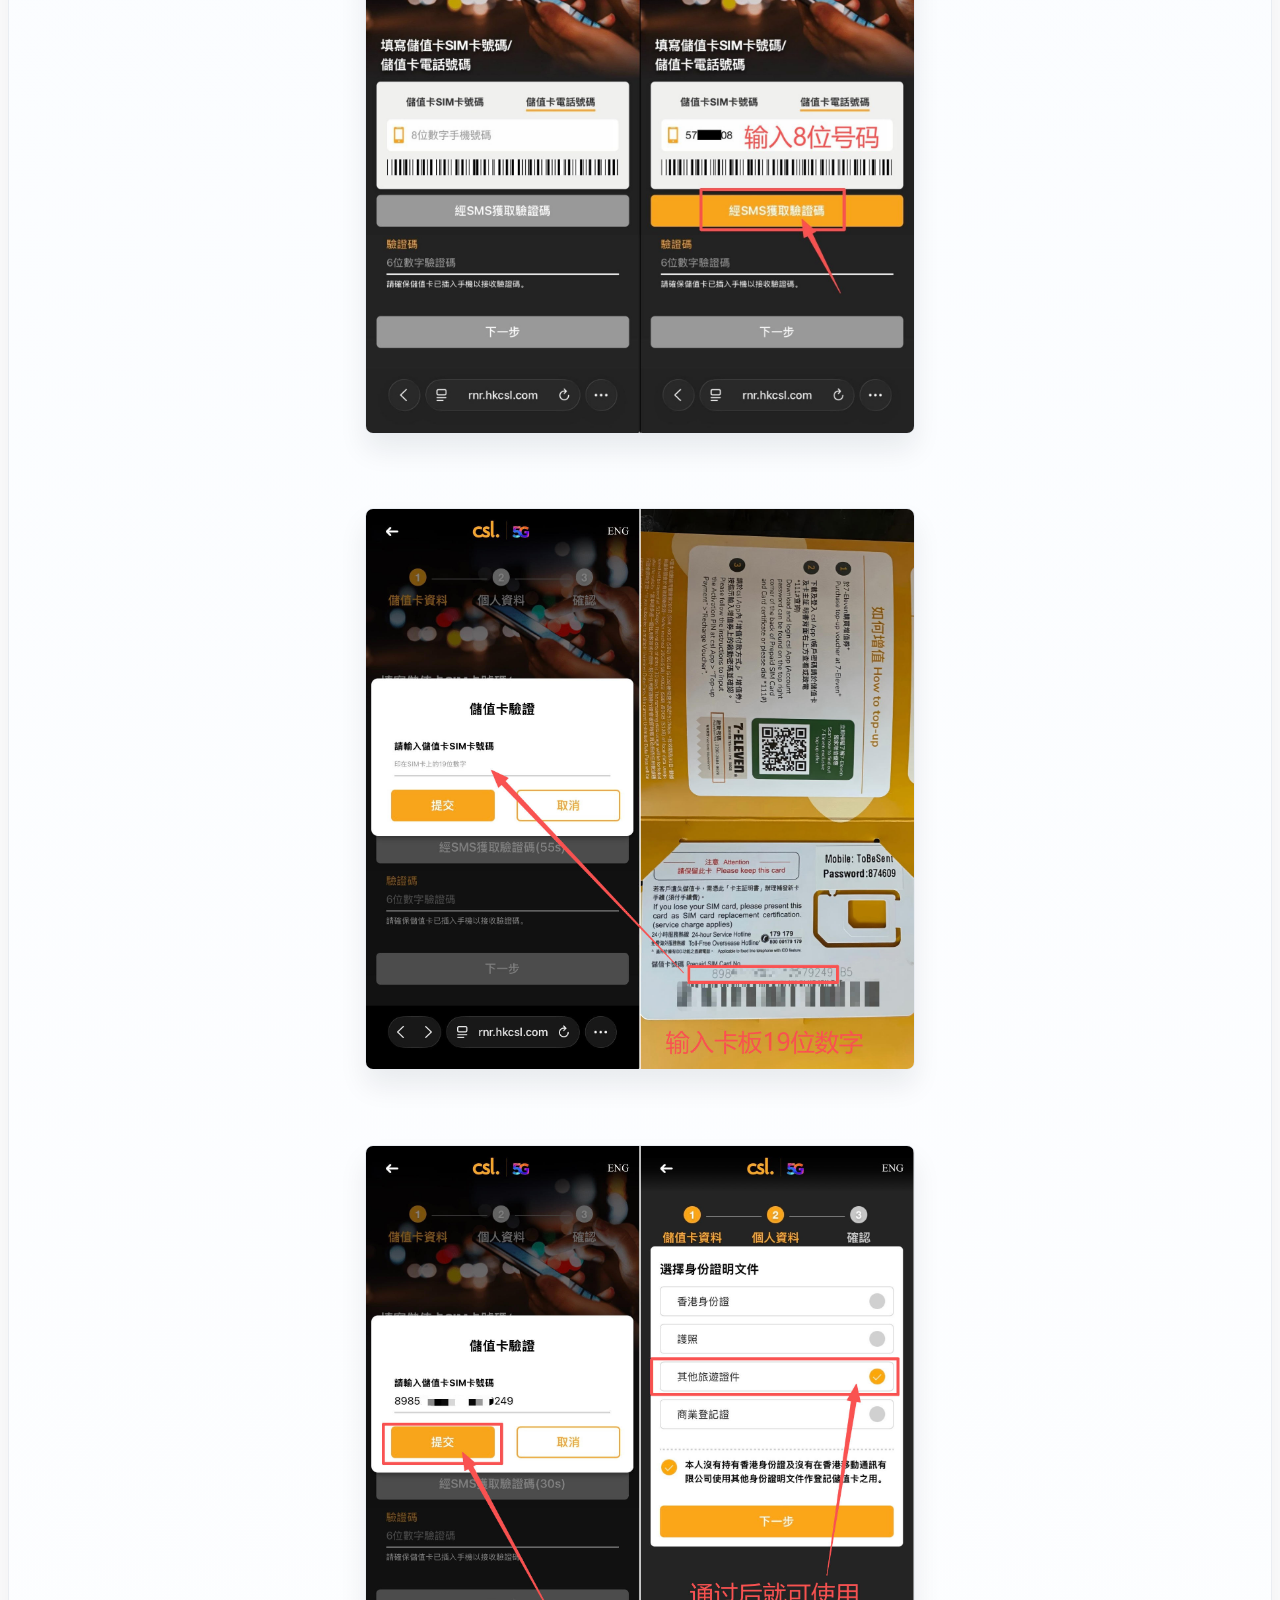
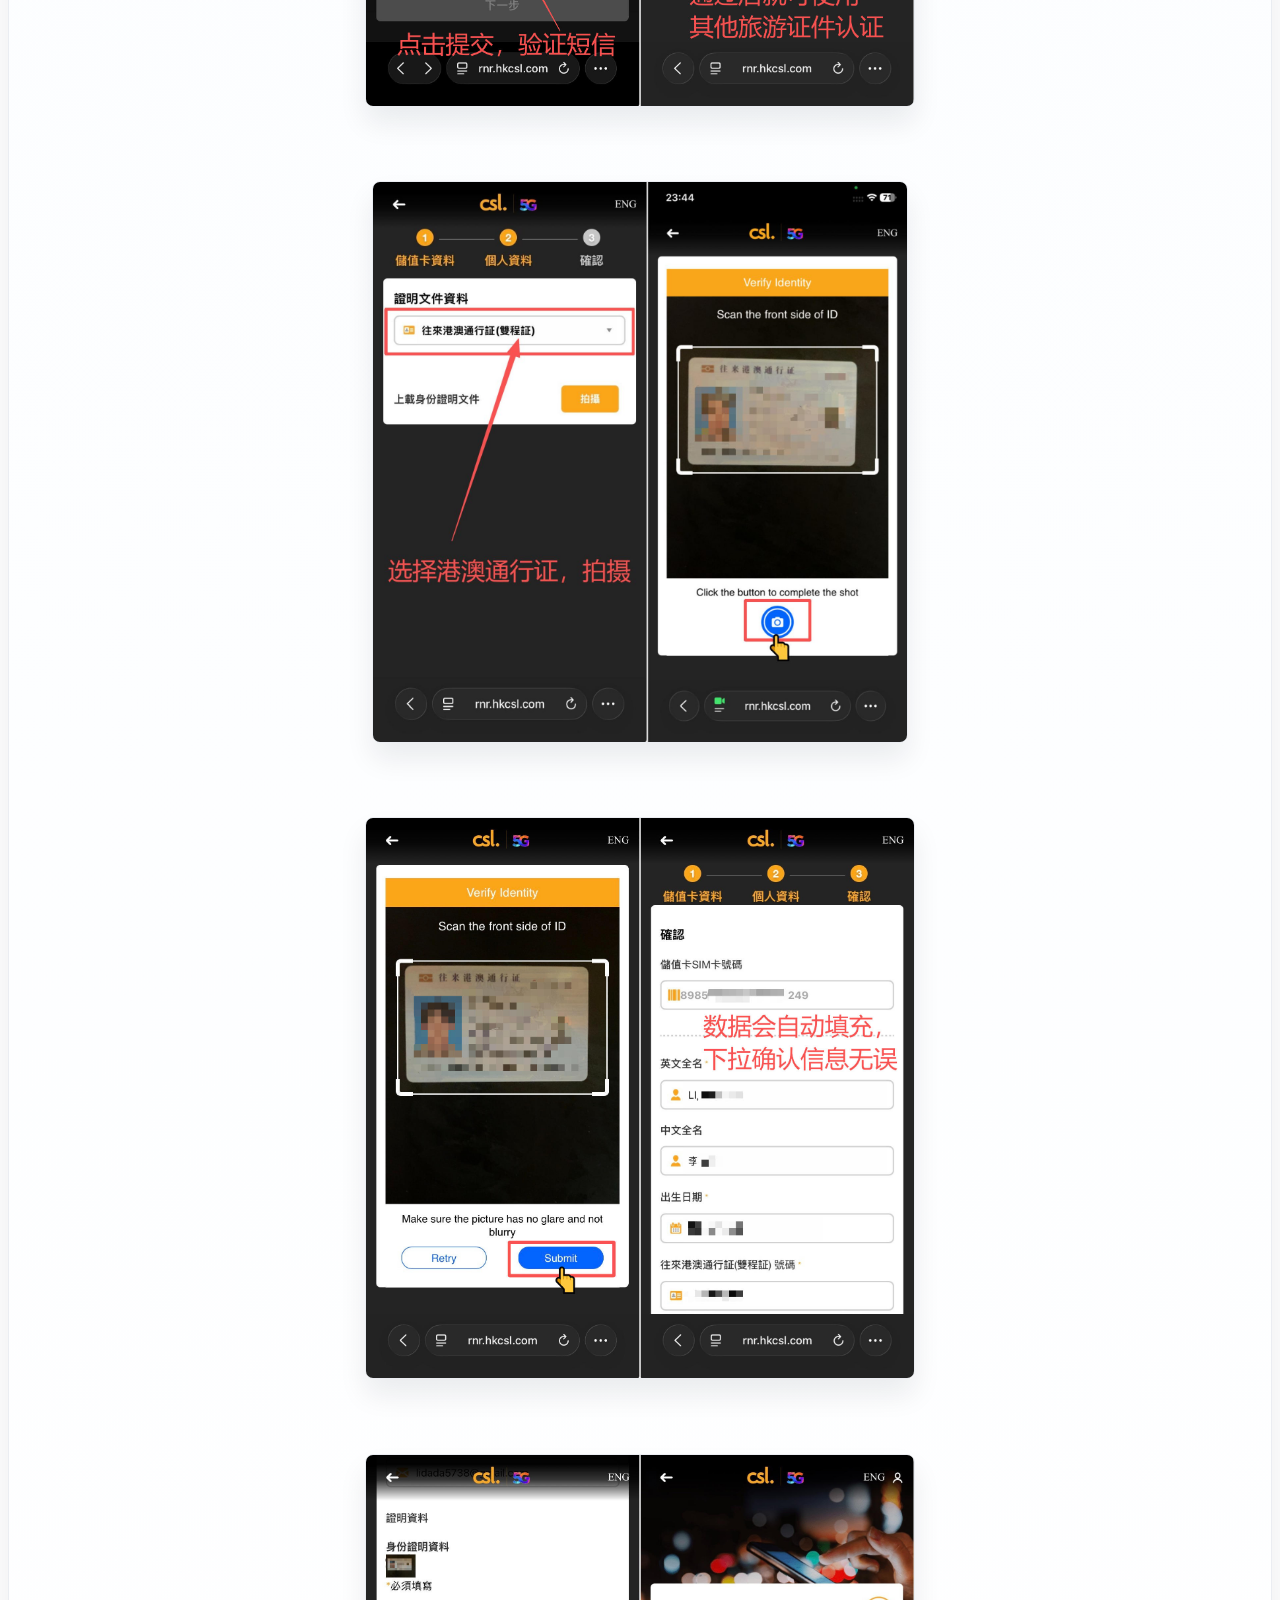
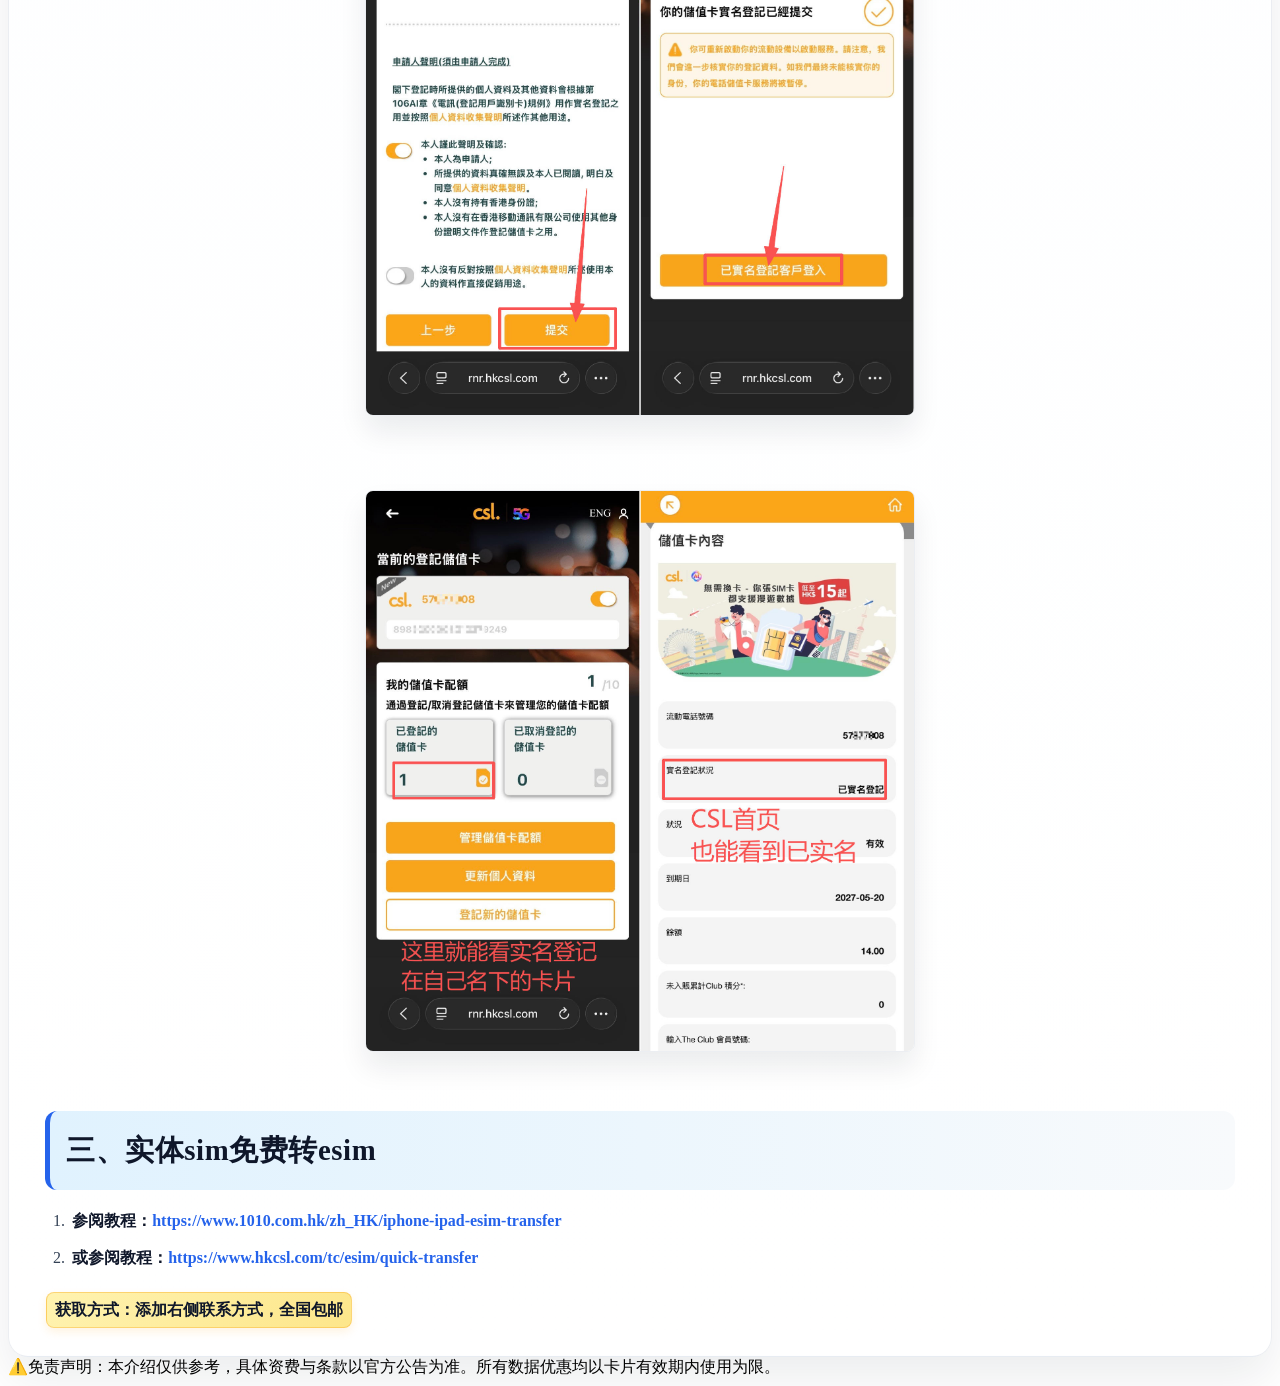
<file: cslsim.html>
<!DOCTYPE html>
<html lang="zh-CN">

<head>
	<meta charset="UTF-8">
	<meta name="viewport" content="width=device-width, initial-scale=1.0">
	<title>香港电话卡 CSL 储值卡激活教程（+852 香港SIM卡） - T1财经</title>
	<meta name="description" content="香港电话卡 CSL 储值卡激活教程：大陆如何免费收短信、漫游资费、实体SIM免费转eSIM、20HKD保号365天与实名登记方法，+852 香港SIM卡全国包邮。">
	<meta name="keywords" content="香港电话卡,香港SIM卡,+852,CSL储值卡,CSL,香港电话卡激活,香港sim卡,保号卡,eSIM,CSL激活教程">
	<meta name="robots" content="index, follow">
	<meta name="author" content="T1财经">
	<link rel="canonical" href="https://t1.bbroot.com/cslsim.html">
	<meta property="og:type" content="article">
	<meta property="og:site_name" content="T1财经">
	<meta property="og:title" content="香港电话卡 CSL 储值卡激活教程（+852 香港SIM卡）">
	<meta property="og:description" content="香港电话卡 CSL 储值卡激活教程：全球免费收短信、漫游资费、免费转eSIM、20HKD保号365天。">
	<meta property="og:url" content="https://t1.bbroot.com/cslsim.html">
	<meta property="og:image" content="https://t1.bbroot.com/assets/ICON.jpg">
	<meta property="og:locale" content="zh_CN">
	<meta name="twitter:card" content="summary">
	<meta name="twitter:title" content="香港电话卡 CSL 储值卡激活教程">
	<meta name="twitter:description" content="香港电话卡 CSL 储值卡激活教程：免费转eSIM、20HKD保号365天。">
	<script type="application/ld+json">
	{
		"@context": "https://schema.org",
		"@type": "Article",
		"headline": "香港电话卡 CSL 储值卡激活教程",
		"description": "香港电话卡 CSL 储值卡激活教程：全球免费收短信、漫游资费、免费转eSIM、保号方法。",
		"image": "https://t1.bbroot.com/assets/ICON.jpg",
		"author": { "@type": "Person", "name": "Kirin", "url": "https://t.me/KirinChew" },
		"publisher": { "@type": "Organization", "name": "T1财经" },
		"datePublished": "2026-08-24",
		"dateModified": "2026-09-05",
		"mainEntityOfPage": { "@type": "WebPage", "@id": "https://t1.bbroot.com/cslsim.html" },
		"inLanguage": "zh-CN"
	}
	</script>
	<link rel="stylesheet" href="common.css">
	<link rel="icon" type="image/png" href="assets/ICON.jpg">
	<style>
		.entry-content .promo-panel {
			margin: 1.5rem 0 1.8rem;
			padding: 1.25rem 1.1rem 1.1rem;
			background: linear-gradient(180deg, #ffffff 0%, #f8fbff 100%);
			border: 1px solid rgba(37, 99, 235, 0.12);
			border-radius: 18px;
			box-shadow: 0 16px 30px rgba(15, 23, 42, 0.06);
		}

		.entry-content .promo-head {
			display: flex;
			align-items: center;
			justify-content: space-between;
			gap: 12px;
			flex-wrap: wrap;
			margin-bottom: 1rem;
		}

		.entry-content .promo-tag {
			display: inline-flex;
			align-items: center;
			padding: 0.42rem 0.82rem;
			background: linear-gradient(135deg, #dbeafe 0%, #eff6ff 100%);
			border: 1px solid rgba(59, 130, 246, 0.18);
			border-radius: 999px;
			color: #1d4ed8;
			font-size: 0.82rem;
			font-weight: 800;
			letter-spacing: 0.04em;
			text-transform: uppercase;
		}

		.entry-content .price-tag {
			display: inline-flex;
			align-items: center;
			justify-content: center;
			min-width: 120px;
			padding: 0.6rem 0.95rem;
			background: linear-gradient(135deg, #fbbf24 0%, #f59e0b 100%);
			border-radius: 12px;
			color: #fff;
			font-size: 1.2rem;
			font-weight: 800;
			box-shadow: 0 12px 20px rgba(245, 158, 11, 0.2);
		}

		.entry-content .feature-pills {
			display: flex;
			flex-wrap: wrap;
			gap: 0.6rem;
			margin: 0.9rem 0 1.1rem;
		}

		.entry-content .feature-pills span {
			display: inline-flex;
			align-items: center;
			padding: 0.5rem 0.78rem;
			background: linear-gradient(135deg, #ecfeff 0%, #eff6ff 100%);
			border: 1px solid rgba(14, 165, 233, 0.18);
			border-radius: 999px;
			color: #0f172a;
			font-size: 0.8rem;
			font-weight: 700;
		}

		.entry-content .info-grid {
			display: grid;
			grid-template-columns: repeat(2, minmax(0, 1fr));
			gap: 0.95rem;
			margin-top: 1rem;
		}

		.entry-content .info-card {
			padding: 1rem 1rem 0.9rem;
			border: 1px solid rgba(148, 163, 184, 0.2);
			border-radius: 14px;
			background: #ffffff;
			box-shadow: 0 10px 24px rgba(15, 23, 42, 0.03);
		}

		.entry-content .info-card h4 {
			margin: 0 0 0.65rem;
			color: #0f172a;
			font-size: 1rem;
			font-weight: 800;
		}

		.entry-content .info-card p,
		.entry-content .info-card li {
			margin: 0;
			font-size: 0.96rem;
			color: #475569;
		}

		.entry-content .info-card ul {
			margin: 0.3rem 0 0;
			padding-left: 1.1rem;
		}

		.entry-content .spec-box {
			margin-top: 1rem;
			padding: 1rem 1.1rem;
			background: linear-gradient(135deg, #eff6ff 0%, #f8fafc 100%);
			border: 1px solid rgba(37, 99, 235, 0.12);
			border-left: 5px solid #2563eb;
			border-radius: 12px;
		}

		.entry-content .spec-box strong {
			color: #1d4ed8;
		}

		@media (max-width: 700px) {
			.entry-content .info-grid {
				grid-template-columns: 1fr;
			}
		}
	</style>

</head>

<body>
	<header class="entry-header">
		<h1 class="entry-title">
			<a href="https://t1.bbroot.com">
				<img class="logo" src="assets/ICON.jpg" alt="香港电话卡 CSL 激活教程 - T1财经" title="T1财经 香港电话卡"></a>香港电话卡 CSL 储值卡激活教程（+852 香港SIM卡）
		</h1>
		<div class="below-title-meta">
			<div class="adt">By
				<span class="vcard author">
					<span class="fn">
						<a href="#" title="由Kirin发布" rel="author">Kirin </a></span>
				</span>
				<span class="meta-sep">|</span>
				<span class="date updated">2026-08-24</span>
				<span class="meta-sep">|</span>
				联系方式微信 <a href="javascript:void(0)" aria-label="复制微信号" onclick="copyWeChat()"
					style="color: #1d4ed8; text-decoration: underline;">KirinChew</a>
			</div>

		</div>
		<!-- below title meta end -->

		<!-- .entry-header -->
	</header>

	<div class="entry-content">
		<h3><strong>一、套餐介绍</strong></h3>
		<p class="key-point">💡 <strong>产品亮点：</strong><br> 综合无短板，保号费用低。实体sim卡可免费转移esim</p><br>
		<p></p>
		<p class="key-point">💡 <strong>实测推特、tiktok、电报等软件均可免费注册不会封号</strong></p>
		<div class="promo-panel">
			<div class="promo-head">
				<span class="promo-tag">香港区套餐</span>

			</div>
			<div class="feature-pills">
				<span>保号低成本</span>
				<span>需要港澳通行证or护照实名</span>
				<span>全球收短信</span>
				<span>免费转esim</span>
			</div>
			<p><strong>🇭🇰 香港区：</strong> +852 新款电话卡（黄色 csl × 711 $58 款保号卡）</p>
			<div class="info-grid">
				<div class="info-card">
					<h4>核心点</h4>
					<ul>
						<li>卡默认余额有20港币，首30日流量，通话时长等，只可在香港本地使用；大陆对于香港来说，是属于境外，流量、通话服务、短信服务等，都需要使用漫游。</li>
						<li>启用后：180 天有效期</li>
						<li>新充值 20hkd，可延长 365 天（无需消费）</li>
						<li>实体sim卡可免费转移esim</li>
					</ul>
				</div>
				<div class="info-card">
					<h4>启用后包含服务</h4>
					<ul>
						<li>1 个月香港本地无限数据和通话</li>
						<li>初始余额：20HKD</li>
						<li>赠送香港 711 $20hkd代金券</li>
						<li>全球收短信：免费</li>

					</ul>
				</div>
			</div>
			<div class="spec-box">
				<strong>漫游（中国内地使用）：</strong> 通话（3hkd/分钟）、原生香港漫游流量 IP
				都支持；漫游流量费用：6HKD/100M，30HKD/2GB，60HKD/4GB，150HKD/12GB。<br>
				<strong>补充说明：</strong> 目前app内购买流量也可延长 365 天。
			</div>
		</div>
		<h3><strong>二、激活教程</strong></h3>
		<ol>
			<li>
				<p><strong>CSL是香港第一大通信公司，产品信号较好。支持实体sim免费转移到esim</strong></p>
			</li>
			<li>
				<p><strong>CSL储值卡，有对应的APP，就叫CSL；可以在App充值或购买套餐，苹果用户可以在非大陆区的Appstore下载，安卓手机需到Googleplay下载。</strong></p>
			</li>
		</ol>
		<div style="display: flex; flex-direction: column; gap: 20px;">
			<p><img class="max-w-full h-auto rounded-lg" style="height: 800px;" src="assets/1.jpg" alt="香港电话卡 CSL 储值卡激活教程截图 1/10"></p>
			<p><img class="max-w-full h-auto rounded-lg" style="height: 800px;" src="assets/2.jpg" alt="香港电话卡 CSL 储值卡激活教程截图 2/10"></p>
			<p><img class="max-w-full h-auto rounded-lg" style="height: 800px;" src="assets/3.jpg" alt="香港电话卡 CSL 储值卡激活教程截图 3/10"></p>
			<p><img class="max-w-full h-auto rounded-lg" style="height:	800px;" src="assets/4.jpg" alt="香港电话卡 CSL 储值卡激活教程截图 4/10"></p>
			<p><img class="max-w-full h-auto rounded-lg" style="height: 800px;" src="assets/5.jpg" alt="香港电话卡 CSL 储值卡激活教程截图 5/10"></p>
			<p><img class="max-w-full h-auto rounded-lg" style="height: 800px;" src="assets/6.jpg" alt="香港电话卡 CSL 储值卡激活教程截图 6/10"></p>
			<p><img class="max-w-full h-auto rounded-lg" style="height: 800px;" src="assets/7.jpg" alt="香港电话卡 CSL 储值卡激活教程截图 7/10"></p>
			<p><img class="max-w-full h-auto rounded-lg" style="height: 800px;" src="assets/8.jpg" alt="香港电话卡 CSL 储值卡激活教程截图 8/10"></p>
			<p><img class="max-w-full h-auto rounded-lg" style="height:	800px;" src="assets/9.jpg" alt="香港电话卡 CSL 储值卡激活教程截图 9/10"></p>
			<p><img class="max-w-full h-auto rounded-lg" style="height: 800px;" src="assets/10.jpg" alt="香港电话卡 CSL 储值卡激活教程截图 10/10"></p>
		</div>

		<h3><strong>三、实体sim免费转esim</strong></h3>
		<ol style="list-style-type: decimal; padding-left: 1.5rem;align-items:end">
			<li>
				<p><strong>参阅教程：<a href="https://www.1010.com.hk/zh_HK/iphone-ipad-esim-transfer"
							target="_blank">https://www.1010.com.hk/zh_HK/iphone-ipad-esim-transfer</a></strong></p>
			</li>
			<li>
				<p><strong>或参阅教程：<a href="https://www.hkcsl.com/tc/esim/quick-transfer"
							target="_blank">https://www.hkcsl.com/tc/esim/quick-transfer</a></strong></p>
			</li>

		</ol>
		<p class="key-point"><strong>获取方式：添加右侧联系方式，全国包邮</strong></p>
	</div>
	<!-- .entry-content -->

	<footer class="entry-meta">
		⚠️免责声明：本介绍仅供参考，具体资费与条款以官方公告为准。所有数据优惠均以卡片有效期内使用为限。
	</footer>
	<!-- .entry-meta -->
	<div class="floating-bar">
		<input type="checkbox" id="nav-toggle" class="nav-toggle-check" aria-hidden="true">
		<a class="float-btn home" href="./index.html" aria-label="返回首页">
			<span class="icon">🏠</span>
			<span>返回首页</span>
		</a>
		<a class="float-btn telegram" href="https://t.me/KirinChew" target="_blank" rel="noopener noreferrer"
			aria-label="联系 Telegram">
			<span class="icon">✈️</span>
			<span>Telegram</span>
		</a>
		<a class="float-btn wechat" href="javascript:void(0)" aria-label="复制微信号" onclick="copyWeChatFloat()">
			<span class="icon">💬</span>
			<span style="font-size: 0.65rem;">微信KirinChew</span>
		</a>
		<label for="nav-toggle" class="nav-toggle-btn">
			<span class="icon">💬</span>
			<span>联系</span>
		</label>
	</div>
	<script>
		function copyWeChatFloat() {
			const wechatId = 'KirinChew';
			if (navigator.clipboard && window.isSecureContext) {
				navigator.clipboard.writeText(wechatId).then(function () {
					alert('微信ID已复制：' + wechatId);
				}).catch(function () {
					fallbackCopyWeChat(wechatId);
				});
			} else {
				fallbackCopyWeChat(wechatId);
			}
		}

		function fallbackCopyWeChat(text) {
			var textarea = document.createElement('textarea');
			textarea.value = text;
			textarea.style.position = 'fixed';
			textarea.style.opacity = '0';
			document.body.appendChild(textarea);
			textarea.focus();
			textarea.select();
			try {
				document.execCommand('copy');
				alert('微信ID已复制：' + text);
			} catch (err) {
				alert('复制失败，请手动复制微信ID：' + text);
			}
			document.body.removeChild(textarea);
		}
	</script>
</body>

</html>
</file>
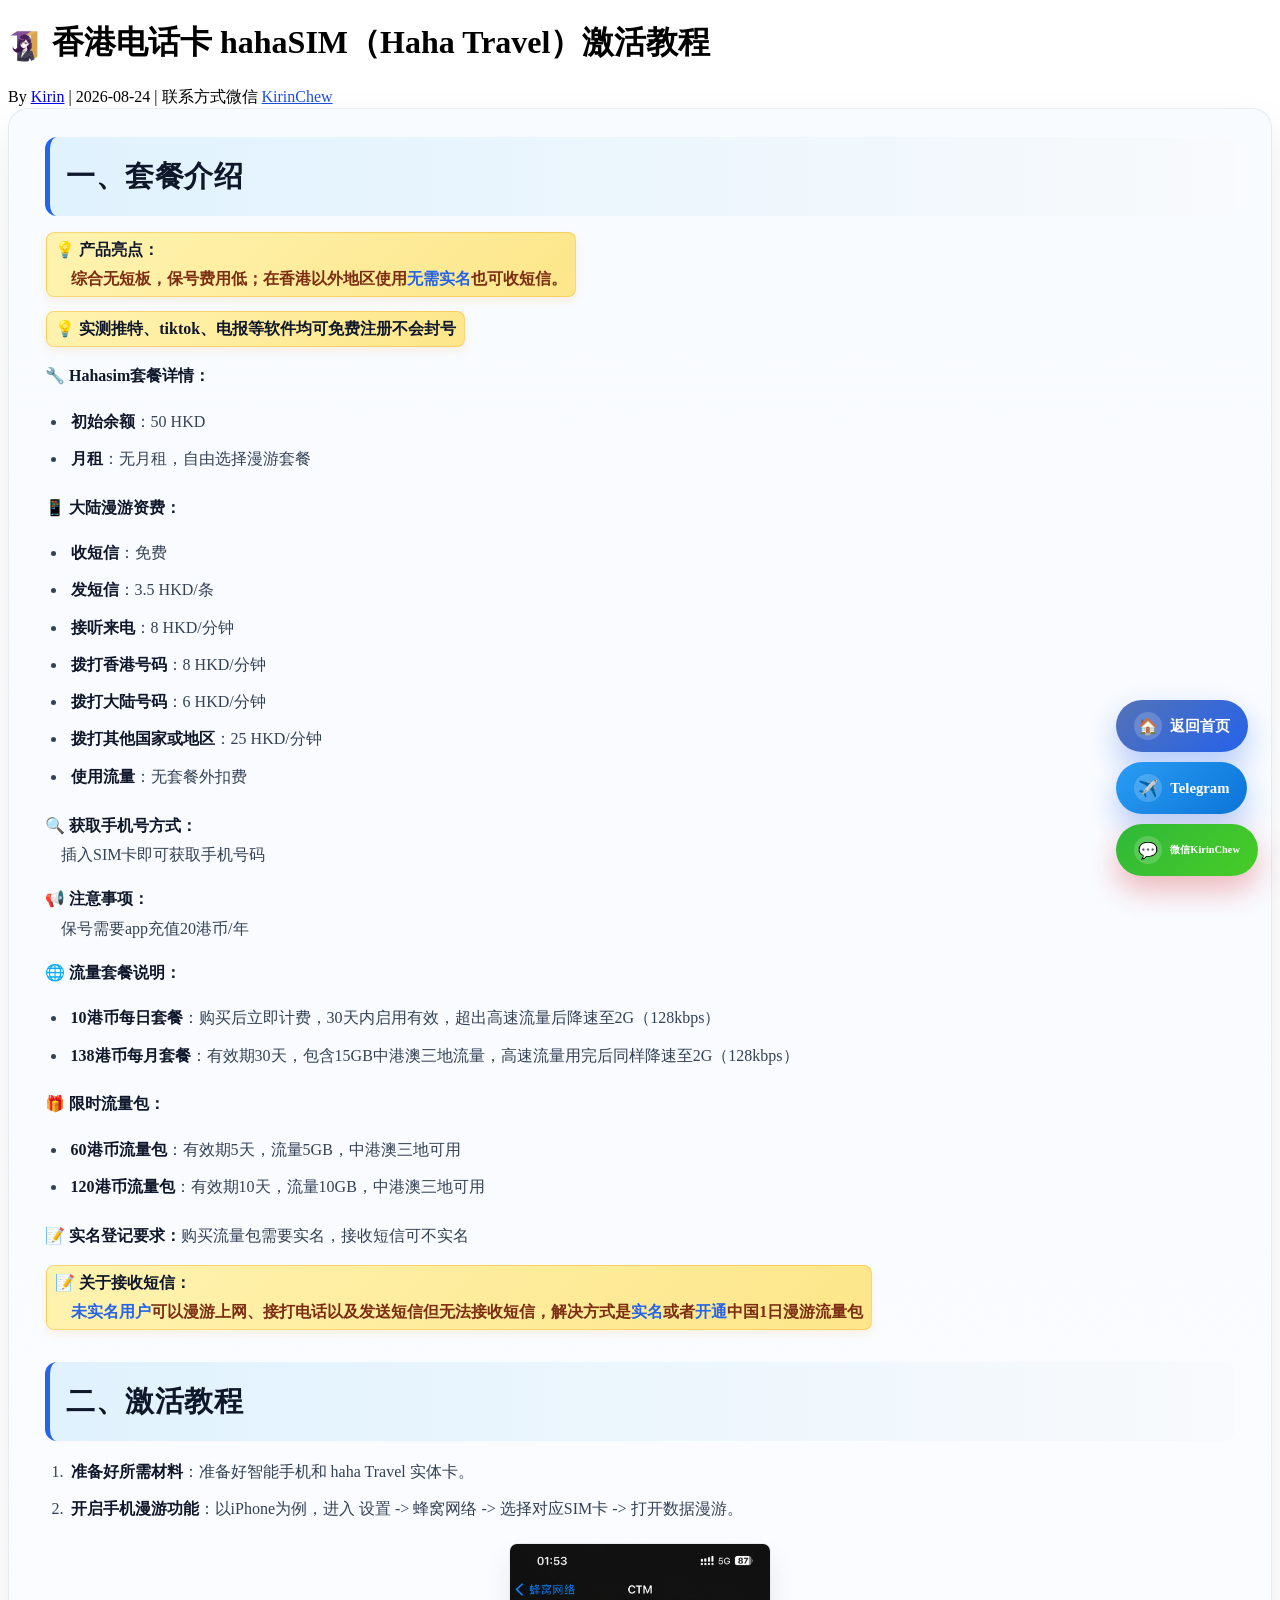
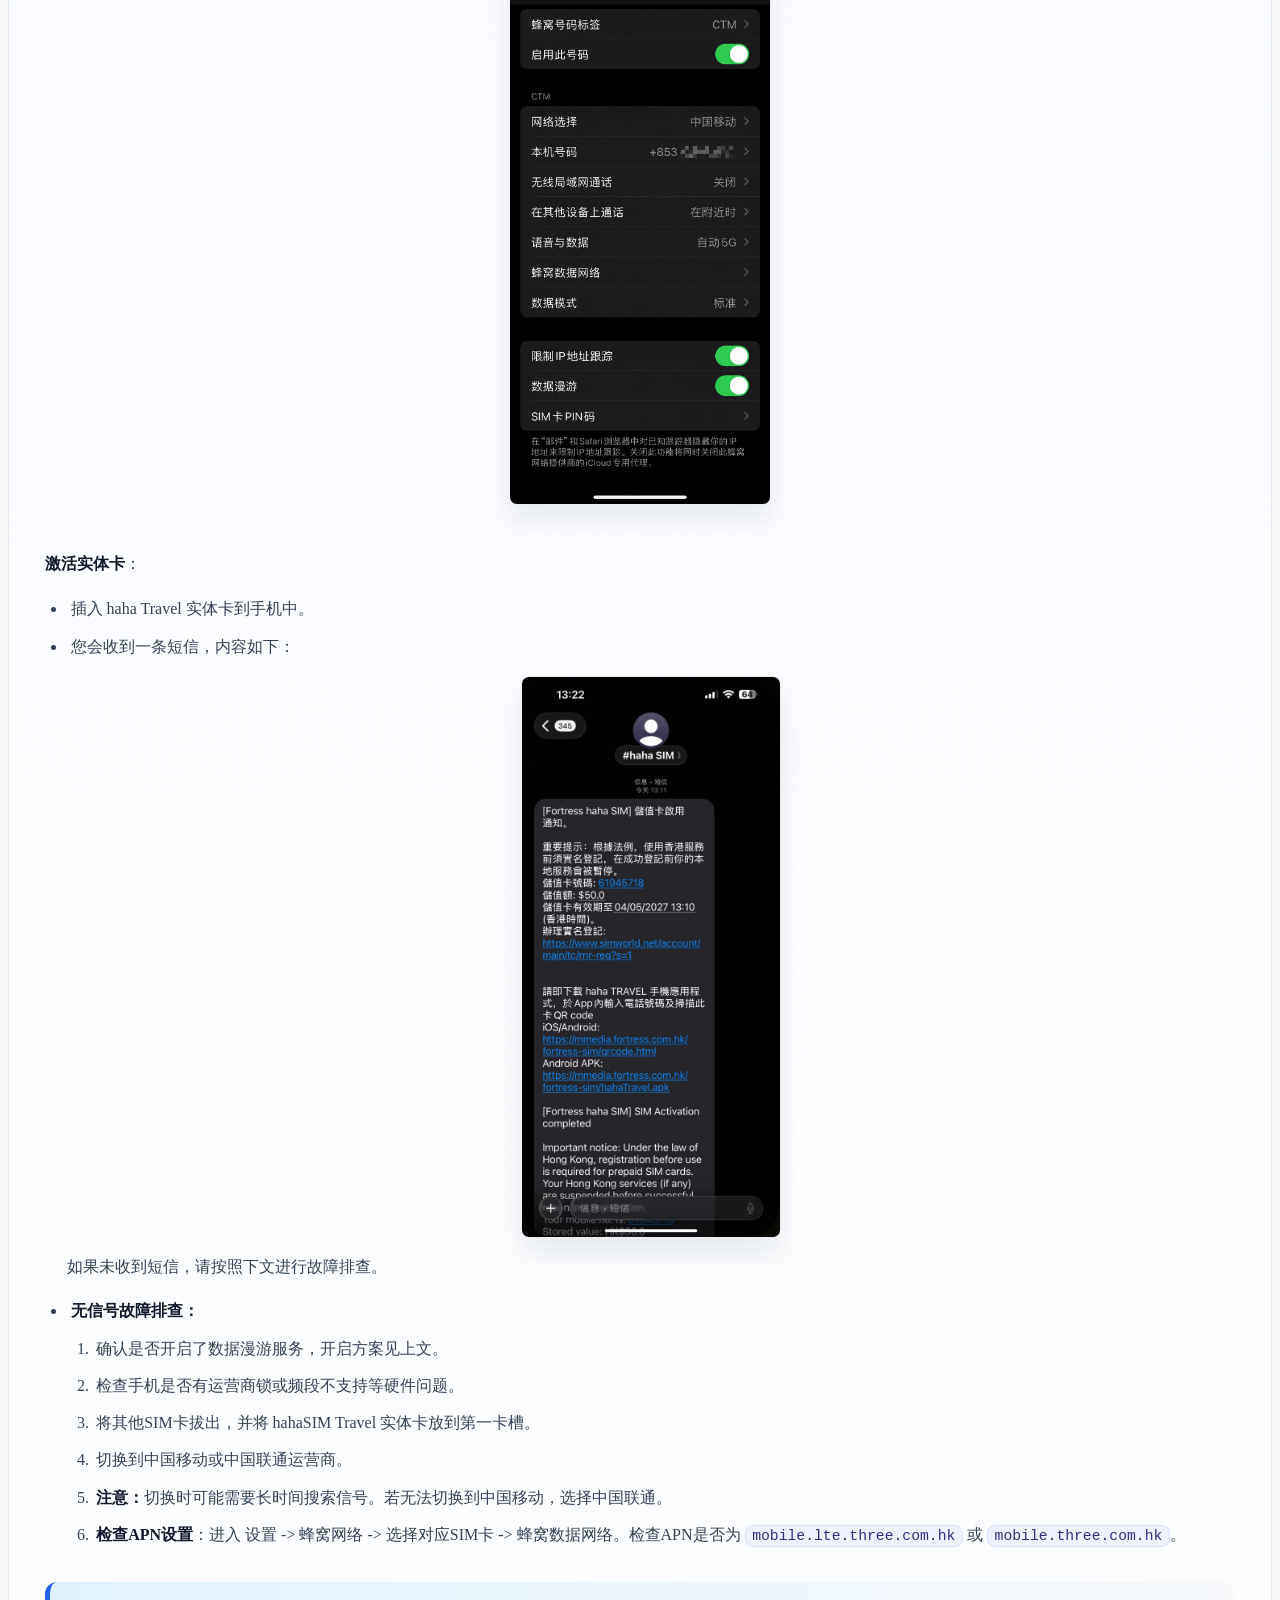
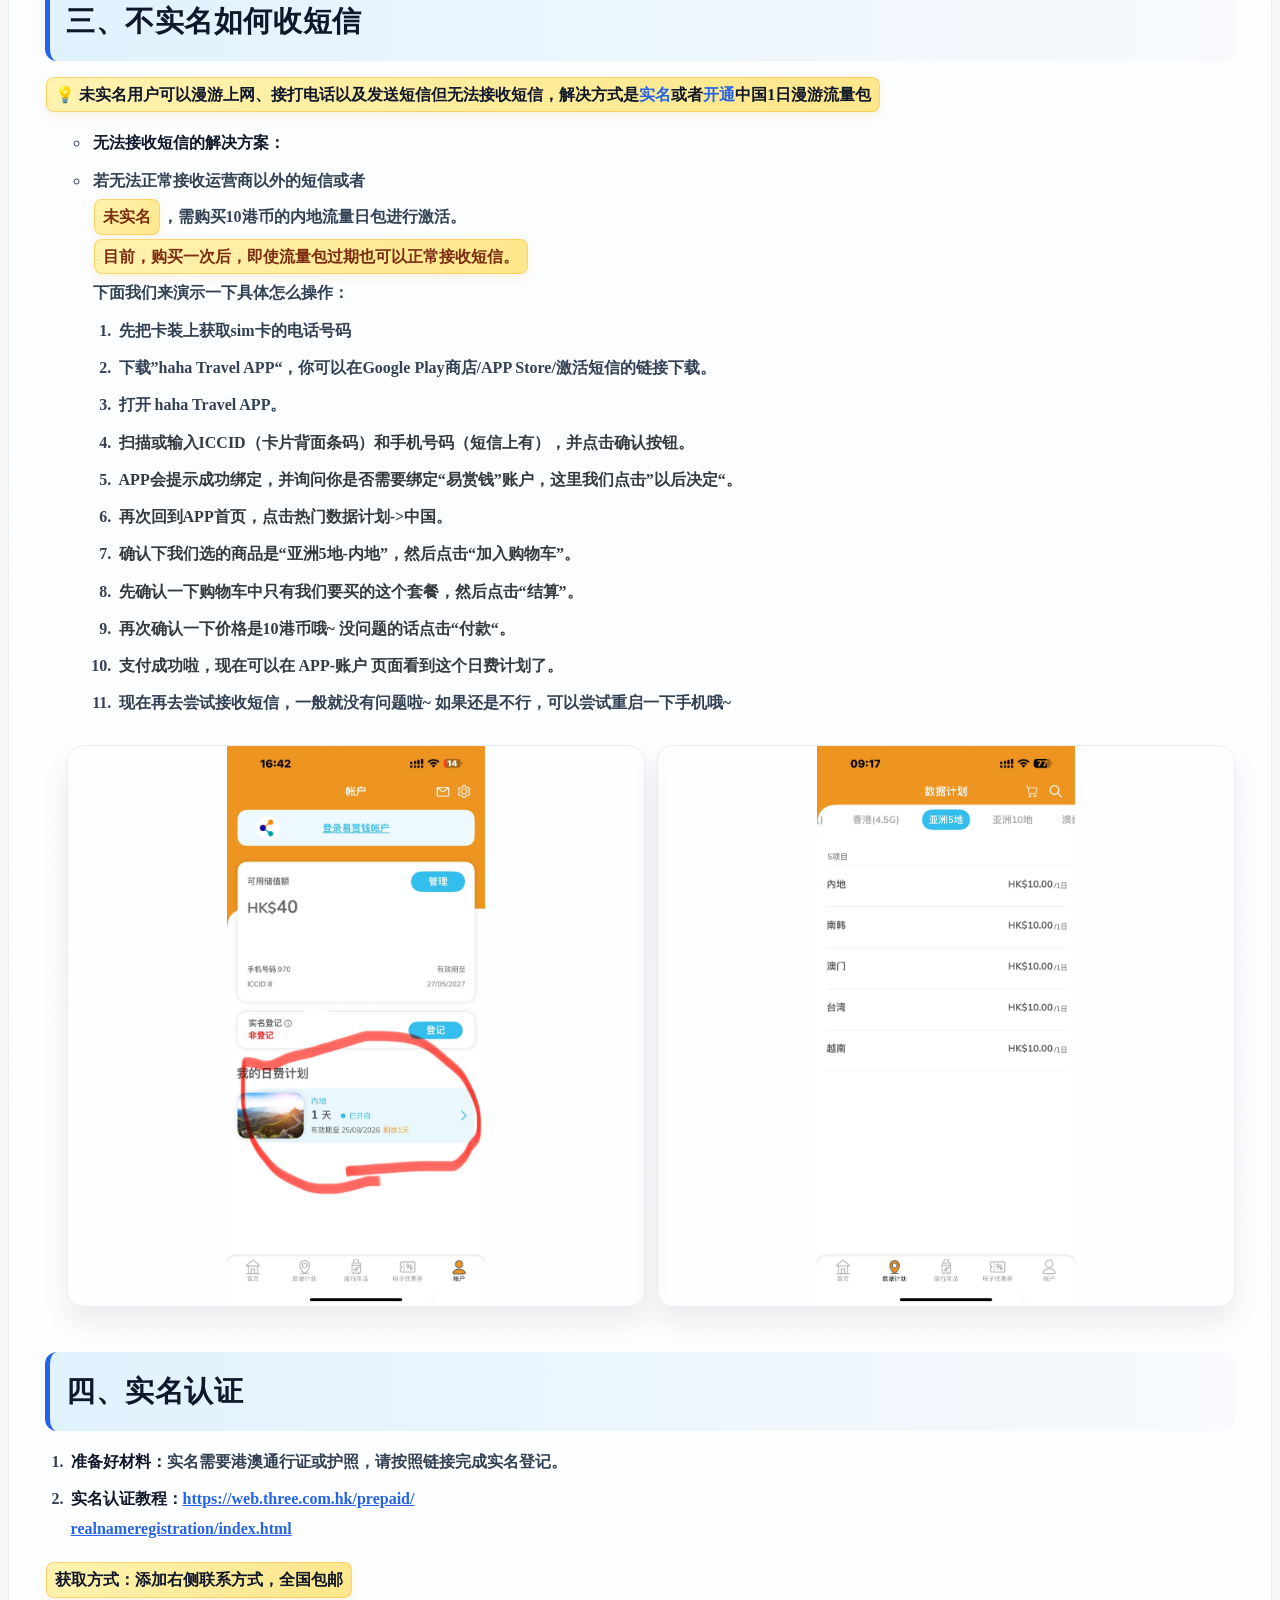
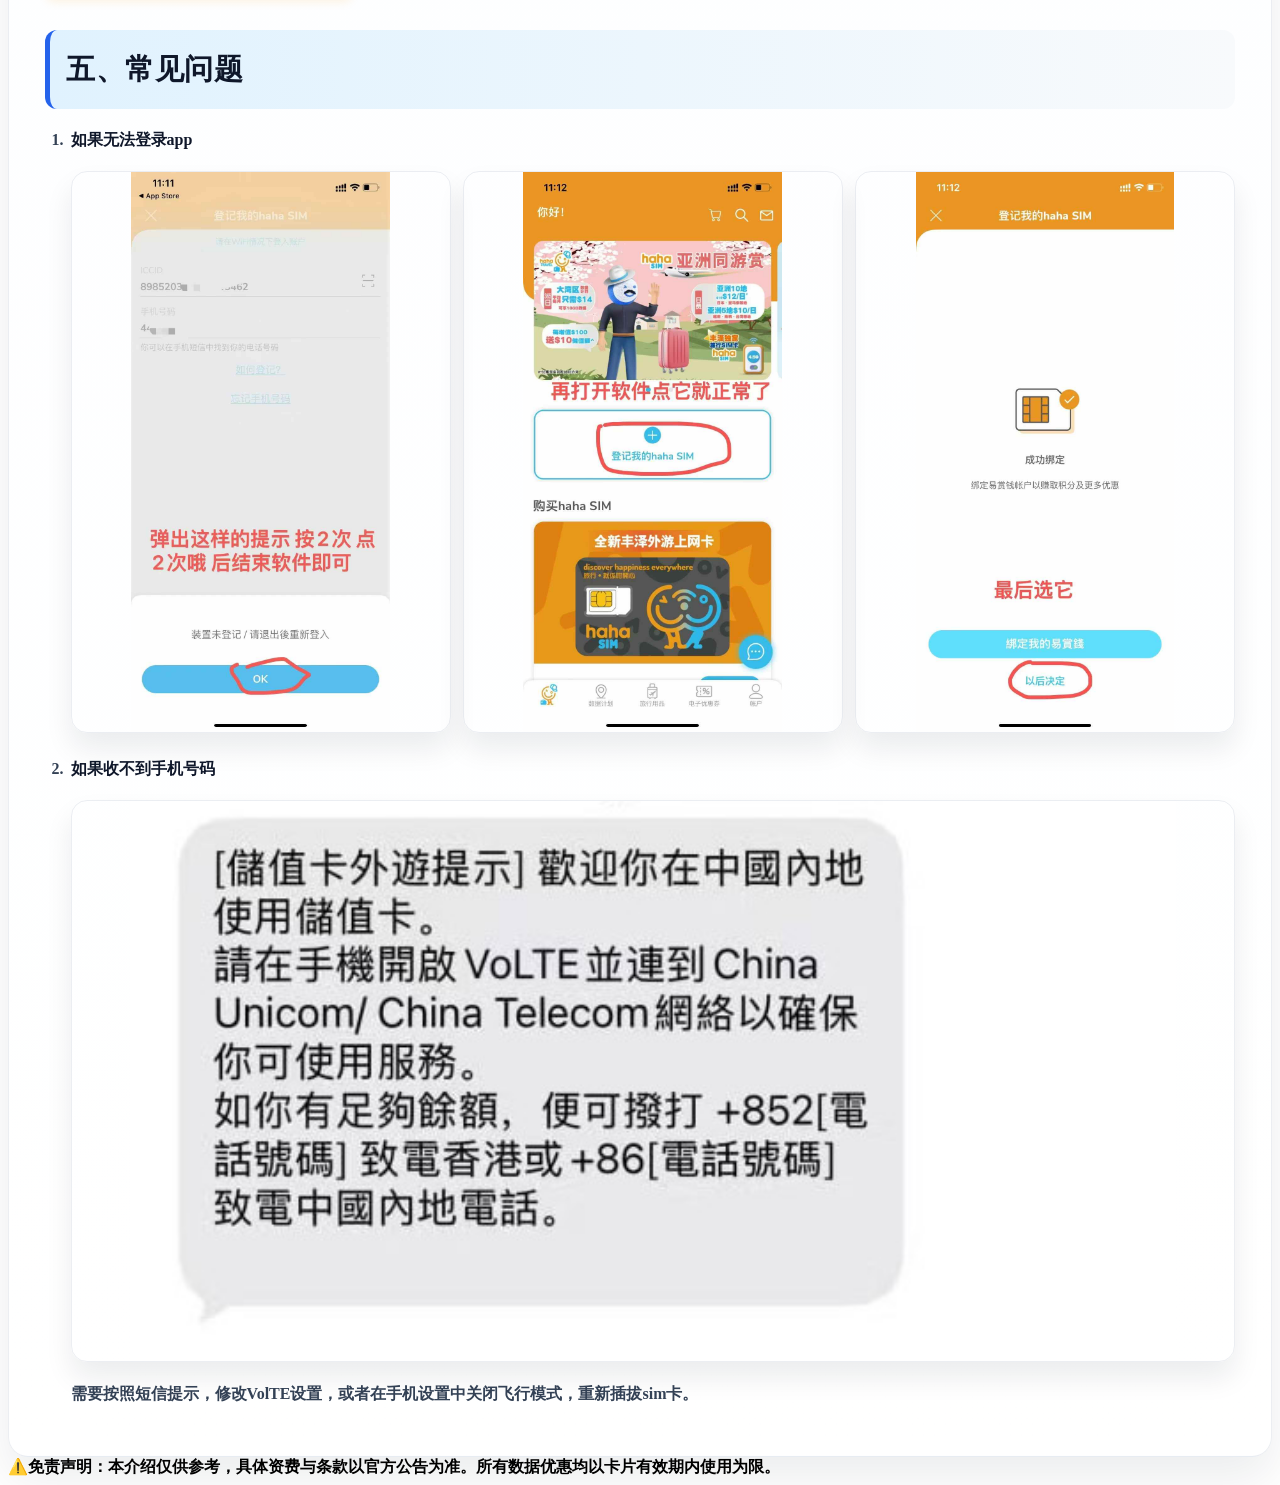
<file: hahasim.html>
﻿<!DOCTYPE html>
<html lang="zh-CN">

<head>
	<meta charset="UTF-8">
	<meta name="viewport" content="width=device-width, initial-scale=1.0">
	<title>香港电话卡 hahaSIM（Haha Travel）激活教程 - T1财经</title>
	<meta name="description" content="香港电话卡 hahaSIM（Haha Travel）激活教程：无月租、保号低至20HKD/年，大陆免费收短信、实名登记，10HKD内地流量日包即可接收验证码，含常见问题解决。+852 香港SIM卡全国包邮。">
	<meta name="keywords" content="香港电话卡,香港SIM卡,+852,hahaSIM,Haha Travel,香港电话卡激活,无需实名收短信,香港sim卡,保号,漫游收短信,hahaSIM激活教程">
	<meta name="robots" content="index, follow">
	<meta name="author" content="T1财经">
	<link rel="canonical" href="https://t1.bbroot.com/hahasim.html">
	<meta property="og:type" content="article">
	<meta property="og:site_name" content="T1财经">
	<meta property="og:title" content="香港电话卡 hahaSIM（Haha Travel）激活教程">
	<meta property="og:description" content="香港电话卡 hahaSIM 激活教程：无月租、大陆免费收短信、实名登记与10HKD内地流量日包接收验证码。">
	<meta property="og:url" content="https://t1.bbroot.com/hahasim.html">
	<meta property="og:image" content="https://t1.bbroot.com/assets/ICON.jpg">
	<meta property="og:locale" content="zh_CN">
	<meta name="twitter:card" content="summary">
	<meta name="twitter:title" content="香港电话卡 hahaSIM（Haha Travel）激活教程">
	<meta name="twitter:description" content="香港电话卡 hahaSIM 激活教程：无月租、大陆免费收短信、实名登记与常见问题。">
	<script type="application/ld+json">
	{
		"@context": "https://schema.org",
		"@type": "Article",
		"headline": "香港电话卡 hahaSIM（Haha Travel）激活教程",
		"description": "香港电话卡 hahaSIM 激活教程：无月租、大陆免费收短信、实名登记、10HKD内地流量日包接收验证码。",
		"image": "https://t1.bbroot.com/assets/ICON.jpg",
		"author": { "@type": "Person", "name": "Kirin", "url": "https://t.me/KirinChew" },
		"publisher": { "@type": "Organization", "name": "T1财经" },
		"datePublished": "2026-08-24",
		"dateModified": "2026-09-05",
		"mainEntityOfPage": { "@type": "WebPage", "@id": "https://t1.bbroot.com/hahasim.html" },
		"inLanguage": "zh-CN"
	}
	</script>
	<script type="application/ld+json">
	{
		"@context": "https://schema.org",
		"@type": "FAQPage",
		"mainEntity": [
			{
				"@type": "Question",
				"name": "hahaSIM 香港电话卡如何在大陆收短信？",
				"acceptedAnswer": {
					"@type": "Answer",
					"text": "未实名用户可漫游上网、通话和发短信，但需要购买一个10港币的中国内地1日流量包后即可正常接收短信；购买一次后即使流量包过期也仍可继续收短信。"
				}
			},
			{
				"@type": "Question",
				"name": "hahaSIM 保号贵不贵？",
				"acceptedAnswer": {
					"@type": "Answer",
					"text": "hahaSIM 无月租，保号仅需每年在 App 内充值 20 港币即可继续使用，成本很低。"
				}
			},
			{
				"@type": "Question",
				"name": "hahaSIM 如何实名认证？",
				"acceptedAnswer": {
					"@type": "Answer",
					"text": "hahaSIM 实名需要港澳通行证或护照，可在 THREE（和记电讯）预付费卡实名登记官方页面在线完成。"
				}
			}
		]
	}
	</script>
	<link rel="stylesheet" href="common.css">
	<link rel="icon" type="image/png" href="assets/ICON.jpg">

</head>

<body>

	<header class="entry-header">
		<h1 class="entry-title">
			<a href="https://t1.bbroot.com">
				<img class="logo" src="assets/ICON.jpg" alt="香港电话卡 hahaSIM 激活教程 - T1财经" title="T1财经 香港电话卡"></a>香港电话卡 hahaSIM（Haha Travel）激活教程
		</h1>
		<div class="below-title-meta">
			<div class="adt">By
				<span class="vcard author">
					<span class="fn">
						<a href="#" title="由Kirin发布" rel="author">Kirin</a></span>
				</span>
				<span class="meta-sep">|</span>
				<span class="date updated">2026-08-24</span>
				<span class="meta-sep">|</span>
				联系方式微信 <a href="javascript:void(0)" aria-label="复制微信号" onclick="copyWeChat()"
					style="color: #1d4ed8; text-decoration: underline;">KirinChew</a>
			</div>
		</div>
		<!-- below title meta end -->
	</header><!-- .entry-header -->
	<div class="entry-content">

		<h3><strong>一、套餐介绍</strong></h3>
		<p class="key-point">💡 <strong>产品亮点：</strong><br> 综合无短板，保号费用低；在香港以外地区使用<a href="#part3">无需实名</a>也可收短信。</p><br>
		<p></p>
		<p class="key-point">💡 <strong>实测推特、tiktok、电报等软件均可免费注册不会封号</strong></p>
		<p>🔧 <strong>Hahasim套餐详情：</strong></p>
		<ul>
			<li>
				<p><strong>初始余额</strong>：50 HKD</p>
			</li>
			<li>
				<p><strong>月租</strong>：无月租，自由选择漫游套餐</p>
				<!-- <ul>
					<li>
						<p><strong>每日套餐</strong>：10 HKD/天，包含500M高速流量</p>
					</li>
					<li>
						<p><strong>每月套餐</strong>：138 HKD/月，包含15GB高速流量</p>
					</li>
					<li>
						<p><strong>高速流量用完后</strong>：可继续使用无限低速流量</p>
					</li>
				</ul> -->
			</li>
		</ul>
		<p>📱 <strong>大陆漫游资费：</strong></p>
		<ul>
			<li>
				<p><strong>收短信</strong>：免费</p>
			</li>
			<li>
				<p><strong>发短信</strong>：3.5 HKD/条</p>
			</li>
			<li>
				<p><strong>接听来电</strong>：8 HKD/分钟</p>
			</li>
			<li>
				<p><strong>拨打香港号码</strong>：8 HKD/分钟</p>
			</li>
			<li>
				<p><strong>拨打大陆号码</strong>：6 HKD/分钟</p>
			</li>
			<li>
				<p><strong>拨打其他国家或地区</strong>：25 HKD/分钟</p>
			</li>
			<li>
				<p><strong>使用流量</strong>：无套餐外扣费</p>
			</li>
		</ul>
		<p>🔍 <strong>获取手机号方式：</strong><br> 插入SIM卡即可获取手机号码</p>
		<p>📢 <strong>注意事项：</strong><br> 保号需要app充值20港币/年</p>
		<p>🌐 <strong>流量套餐说明：</strong></p>
		<ul>
			<li>
				<p><strong>10港币每日套餐</strong>：购买后立即计费，30天内启用有效，超出高速流量后降速至2G（128kbps）</p>
			</li>
			<li>
				<p><strong>138港币每月套餐</strong>：有效期30天，包含15GB中港澳三地流量，高速流量用完后同样降速至2G（128kbps）</p>
			</li>
		</ul>
		<p>🎁 <strong>限时流量包：</strong></p>
		<ul>
			<li>
				<p><strong>60港币流量包</strong>：有效期5天，流量5GB，中港澳三地可用</p>
			</li>
			<li>
				<p><strong>120港币流量包</strong>：有效期10天，流量10GB，中港澳三地可用</p>
			</li>
		</ul>
		<p>📝 <strong>实名登记要求：</strong>购买流量包需要实名，接收短信可不实名<br></p>
		<p class="key-point">📝 <strong>关于接收短信：</strong><br> <a href="#part3"
				title="如何不实名？">未实名用户</a>可以漫游上网、接打电话以及发送短信但无法接收短信，解决方式是<a href="#part4" title="如何实名？">实名</a>或者<a
				href="#part3">开通</a>中国1日漫游流量包</p>
		<p></p>
		<h3><strong>二、激活教程</strong></h3>
		<ol>
			<li>
				<p><strong>准备好所需材料</strong>：准备好智能手机和 haha Travel 实体卡。</p>
			</li>
			<li>
				<p><strong>开启手机漫游功能</strong>：以iPhone为例，进入 设置 -&gt; 蜂窝网络 -&gt; 选择对应SIM卡 -&gt; 打开数据漫游。</p>
			</li>
		</ol>
		<p><img class="max-w-full h-auto rounded-lg" style="height: 800px;" src="assets/a.png" alt="香港电话卡 hahaSIM 激活教程截图"></p>
		<p><br><strong>激活实体卡</strong>：</p>
		<ul>
			<li>
				<p>插入 haha Travel 实体卡到手机中。</p>
			</li>
			<li>
				<p>您会收到一条短信，内容如下：</p>
			</li>

			<p><img class="max-w-full h-auto rounded-lg" style="height: 800px;" src="assets/b.jpg" alt="hahaSIM 激活后收到的短信"></p>

			<p> 如果未收到短信，请按照下文进行故障排查。</p>
			<li>
				<p><strong>无信号故障排查：</strong></p>
				<ol>
					<li>
						<p>确认是否开启了数据漫游服务，开启方案见上文。</p>
					</li>
					<li>
						<p>检查手机是否有运营商锁或频段不支持等硬件问题。</p>
					</li>
					<li>
						<p>将其他SIM卡拔出，并将 hahaSIM Travel 实体卡放到第一卡槽。</p>
					</li>
					<li>
						<p>切换到中国移动或中国联通运营商。</p>
					</li>
					<li>
						<p><strong>注意：</strong>切换时可能需要长时间搜索信号。若无法切换到中国移动，选择中国联通。</p>
					</li>
					<li>
						<p><strong>检查APN设置</strong>：进入 设置 -&gt; 蜂窝网络 -&gt; 选择对应SIM卡 -&gt; 蜂窝数据网络。检查APN是否为
							<code>mobile.lte.three.com.hk</code> 或 <code>mobile.three.com.hk</code>。
						</p>
					</li>
				</ol>
			</li>
		</ul>
		<h3 id="part3"><strong>三、不实名如何收短信</strong></h3>
		<p class="key-point">💡 <strong>未实名用户可以漫游上网、接打电话以及发送短信但无法接收短信，解决方式是<a href="#part4">实名</a>或者<a
					href="#part3">开通</a>中国1日漫游流量包
		</p><br>
		<p></p>
		<ol>
			<ul>

				<li>
					<p><strong>无法接收短信的解决方案：</strong></p>
				</li>
				<li>
					<p>若无法正常接收运营商以外的短信或者
					<p class="key-point">未实名</p>，需购买10港币的内地流量日包进行激活。</p>
					<p class="key-point">目前，购买一次后，即使流量包过期也可以正常接收短信。</p>
					<p>下面我们来演示一下具体怎么操作：</p>
					<ol>
						<li>
							<p>先把卡装上获取sim卡的电话号码</p>
						</li>
						<li>
							<p>下载”haha Travel APP“，你可以在Google Play商店/APP Store/激活短信的链接下载。</p>
						</li>
						<li>
							<p>打开 haha Travel APP。</p>
						</li>
						<li>
							<p><span style="color: rgb(52, 58, 64);">扫描或输入ICCID（卡片背面条码）和手机号码（短信上有），并点击确认按钮。</span></p>
						</li>
						<li>
							<p><span style="color: rgb(52, 58, 64);">APP会提示成功绑定，并询问你是否需要绑定“易赏钱”账户，这里我们点击”以后决定“。</span>
							</p>
						</li>
						<li>
							<p><span style="color: rgb(52, 58, 64);">再次回到APP首页，点击热门数据计划-&gt;中国。</span></p>
						</li>
						<li>
							<p><span style="color: rgb(52, 58, 64);">确认下我们选的商品是“亚洲5地-内地”，然后点击“加入购物车”。</span></p>
						</li>
						<li>
							<p><span style="color: rgb(52, 58, 64);">先确认一下购物车中只有我们要买的这个套餐，然后点击“结算”。</span></p>
						</li>
						<li>
							<p><span style="color: rgb(52, 58, 64);">再次确认一下价格是10港币哦~ 没问题的话点击“付款“。</span></p>
						</li>
						<li>
							<p><span style="color: rgb(52, 58, 64);">支付成功啦，现在可以在 APP-账户 页面看到这个日费计划了。</span></p>
						</li>
						<li>
							<p>现在再去尝试接收短信，一般就没有问题啦~ 如果还是不行，可以尝试重启一下手机哦~</p>
						</li>
					</ol>


				</li>
			</ul>
			<p style="display: flex;"><img src="assets/h1.jpg" style="height: 800px;" alt="hahaSIM 购买中国内地1日漫游流量包步骤">
				<img src="assets/h2.jpg" style="height: 800px;" alt="hahaSIM 内地漫游流量包购买确认">
			</p>
		</ol>
		<h3 id="part4"><strong>四、实名认证</strong></h3>

		<ol>
			<li>
				<p><strong>准备好材料：</strong>实名需要港澳通行证或护照，请按照链接完成实名登记。</p>
			</li>
			<li>
				<p><strong>实名认证教程：</strong><a target="_blank" rel="noopener noreferrer nofollow"
						class="text-primary underline"
						href="https://web.three.com.hk/prepaid/realnameregistration/index.html">https://web.three.com.hk/prepaid/<br>realnameregistration/index.html</a><br>
				</p>
			</li>

		</ol>
		<p class="key-point"><strong>获取方式：添加右侧联系方式，全国包邮</strong></p>
		<h3 id="part5"><strong>五、常见问题</strong></h3>
		<ol>
			<li>
				<p><strong>如果无法登录app</strong></p>
				<p style="display: flex;">
					<img src="assets/h3.jpg" style="height: 800px;" alt="hahaSIM 常见问题-App登录排查截图">
					<img src="assets/h4.jpg" style="height: 800px;" alt="hahaSIM 常见问题-App登录排查截图">
					<img src="assets/h5.jpg" style="height: 800px;" alt="hahaSIM 常见问题-App登录排查截图">
				</p>
				</p>
			</li>
			<li>
				<p><strong>如果收不到手机号码</strong></p>
				<p style="display: flex;">
					<img src="assets/h6.jpg" style="height: 800px;" alt="hahaSIM 收不到手机号码排查">
				</p>
				<p>需要按照短信提示，修改VolTE设置，或者在手机设置中关闭飞行模式，重新插拔sim卡。</p>
			</li>

		</ol>
	</div>
	<!-- .entry-content -->
	<footer class="entry-meta">
		⚠️免责声明：本介绍仅供参考，具体资费与条款以官方公告为准。所有数据优惠均以卡片有效期内使用为限。
	</footer>
	<!-- .entry-meta -->
	<div class="floating-bar">
		<input type="checkbox" id="nav-toggle" class="nav-toggle-check" aria-hidden="true">
		<a class="float-btn home" href="./index.html" aria-label="返回首页">
			<span class="icon">🏠</span>
			<span>返回首页</span>
		</a>
		<a class="float-btn telegram" href="https://t.me/KirinChew" target="_blank" rel="noopener noreferrer"
			aria-label="联系 Telegram">
			<span class="icon">✈️</span>
			<span>Telegram</span>
		</a>
		<a class="float-btn wechat" href="javascript:void(0)" aria-label="复制微信号" onclick="copyWeChatFloat()">
			<span class="icon">💬</span>
			<span style="font-size: 0.65rem;">微信KirinChew</span>
		</a>
		<label for="nav-toggle" class="nav-toggle-btn">
			<span class="icon">💬</span>
			<span>联系</span>
		</label>
	</div>

	<script>
		function copyWeChatFloat() {
			const wechatId = 'KirinChew';
			if (navigator.clipboard && window.isSecureContext) {
				navigator.clipboard.writeText(wechatId).then(function () {
					alert('微信ID已复制：' + wechatId);
				}).catch(function () {
					fallbackCopyWeChat(wechatId);
				});
			} else {
				fallbackCopyWeChat(wechatId);
			}
		}

		function fallbackCopyWeChat(text) {
			var textarea = document.createElement('textarea');
			textarea.value = text;
			textarea.style.position = 'fixed';
			textarea.style.opacity = '0';
			document.body.appendChild(textarea);
			textarea.focus();
			textarea.select();
			try {
				document.execCommand('copy');
				alert('微信ID已复制：' + text);
			} catch (err) {
				alert('复制失败，请手动复制微信ID：' + text);
			}
			document.body.removeChild(textarea);
		}
	</script>
</body>

</html>
</file>
<file: common.css>
/* ==========================================================
   common.css
   从 cslsim.html / hahasim.html 共用的样式提取而来。
   仅供与 .entry-content 内容区 + .floating-bar 悬浮按钮使用。
   ========================================================== */

/* ---------- 内容区（entry-content）基础排版 ---------- */
.entry-content {
	background: linear-gradient(180deg, #f8fbff 0%, #ffffff 100%);
	border: 1px solid rgba(148, 163, 184, 0.18);
	border-radius: 20px;
	padding: 28px clamp(18px, 3vw, 36px);
	box-shadow: 0 22px 46px rgba(15, 23, 42, 0.08);
	color: #1f2937;
	line-height: 1.85;
	font-size: 16px;
}

.entry-content>*:first-child {
	margin-top: 0;
}

.entry-content>*:last-child {
	margin-bottom: 0;
}

.entry-content h3 {
	margin: 2rem 0 1rem;
	padding: 0.8rem 1rem;
	background: linear-gradient(90deg, #e0f2fe 0%, #f8fafc 100%);
	border-left: 5px solid #2563eb;
	border-radius: 12px;
	font-size: 1.8rem;
	font-weight: 700;
	color: #0f172a;
	letter-spacing: 0.02em;
}

.entry-content h3 strong {
	font-weight: 800;
}

.entry-content p {
	margin: 0.9em 0;
	color: #334155;
}

.entry-content ul,
.entry-content ol {
	margin: 1rem 0 1.2rem;
	padding-left: 1.4rem;
}

.entry-content li {
	margin: 0.48rem 0;
	padding-left: 0.2rem;
	color: #334155;
}

.entry-content li p {
	margin: 0.25rem 0;
}

.entry-content ul ul,
.entry-content ol ol,
.entry-content ul ol,
.entry-content ol ul {
	margin-top: 0.5rem;
	margin-bottom: 0.5rem;
}

.entry-content strong {
	color: #0f172a;
}

.entry-content a {
	color: #2563eb;
	text-decoration: none;
	transition: color 0.2s ease, opacity 0.2s ease;
}

.entry-content a:hover {
	color: #1d4ed8;
	text-decoration: underline;
}

.entry-content .text-primary {
	color: #2563eb;
}

.entry-content .underline {
	text-decoration: underline;
}

.entry-content .key-point {
	display: inline-block;
	padding: 0.12em 0.5em;
	margin: 0 0.08em;
	background: linear-gradient(135deg, #fff3b0 0%, #fde68a 100%);
	border: 1px solid rgba(245, 158, 11, 0.35);
	border-radius: 0.5em;
	color: #7c2d12;
	font-weight: 700;
	box-shadow: 0 4px 10px rgba(245, 158, 11, 0.12);
}

/* ---------- 内容区：表格 ---------- */
.entry-content table {
	border-collapse: collapse;
	max-width: 100%;
	margin: 1.2em 0;
	background: #fff;
	border-radius: 12px;
	overflow: hidden;
	box-shadow: 0 12px 24px rgba(15, 23, 42, 0.04);
}

.entry-content th,
.entry-content td {
	border: 1px solid #e2e8f0;
	padding: 0.8em 0.9em;
	text-align: left;
}

.entry-content th {
	background: linear-gradient(180deg, #eff6ff 0%, #f8fafc 100%);
	color: #0f172a;
	font-weight: 700;
}

/* ---------- 内容区：代码与 pre ---------- */
.entry-content code {
	background: #eef2ff;
	border: 1px solid rgba(99, 102, 241, 0.12);
	border-radius: 8px;
	padding: 0.15em 0.45em;
	font-size: 0.92em;
	color: #312e81;
}

.entry-content pre {
	margin: 1.2rem 0;
	padding: 1rem 1.1rem;
	background: linear-gradient(180deg, #0f172a 0%, #111827 100%);
	border: 1px solid rgba(148, 163, 184, 0.2);
	border-left: 5px solid #38bdf8;
	border-radius: 14px;
	color: #e2e8f0;
	overflow-x: auto;
	box-shadow: 0 15px 30px rgba(15, 23, 42, 0.08);
}

.entry-content pre code {
	background: transparent;
	border: none;
	padding: 0;
	color: inherit;
}

/* ---------- 内容区：图片与工具类 ---------- */
.entry-content img {
	display: block;
	max-width: 100%;
	height: auto;
	margin: 1.2rem auto;
	border-radius: 16px;
	box-shadow: 0 16px 28px rgba(15, 23, 42, 0.08);
	border: 1px solid rgba(148, 163, 184, 0.18);
}

.entry-content .max-w-full {
	max-width: 100%
}

.entry-content .h-auto {
	height: auto
}

.entry-content .rounded-lg {
	border-radius: .5rem
}

.entry-content p[style*="display: flex"] {
	display: flex;
	flex-wrap: wrap;
	gap: 12px;
	align-items: flex-start;
}

.entry-content p[style*="display: flex"] img {
	flex: 1 1 220px;
	max-width: 100%;
	height: auto !important;
	width: auto;
	object-fit: contain;
	margin: 0.8rem 0;
}

.entry-content img[style*="height"] {
	max-width: 100% !important;
	width: auto;
	height: auto !important;
	object-fit: contain;
}

/* ---------- 桌面端：教程截图限高 ---------- */
@media (min-width: 601px) {

	.entry-content img[style*="height"],
	.entry-content p[style*="display: flex"] img {
		max-height: 560px;
		height: auto !important;
		margin: 0.8rem auto;
	}

	/* 桌面端隐藏收起/展开触发按钮（仅在移动端出现） */
	.floating-bar .nav-toggle-btn {
		display: none;
	}
}

/* ---------- 悬浮操作栏（floating-bar） ---------- */
.floating-bar {
	position: fixed;
	right: 22px;
	bottom: 24px;
	z-index: 2000;
	display: flex;
	flex-direction: column;
	align-items: flex-start;
	gap: 10px;
}

.floating-bar .nav-toggle-check {
	display: none;
}

.floating-bar .float-btn {
	display: inline-flex;
	align-items: center;
	gap: 8px;
	padding: 12px 18px;
	border-radius: 999px;
	color: #fff;
	text-decoration: none;
	font-size: 0.92rem;
	font-weight: 700;
	box-shadow: 0 14px 30px rgba(37, 99, 235, 0.32);
	transition: transform 0.2s ease, box-shadow 0.2s ease;
}

.floating-bar .float-btn:hover {
	transform: translateY(-2px) scale(1.02);
	text-decoration: none;
}

.float-btn .icon {
	display: inline-flex;
	align-items: center;
	justify-content: center;
	width: 28px;
	height: 28px;
	border-radius: 50%;
	background: rgba(255, 255, 255, 0.18);
	font-size: 1rem;
}

.float-btn.home {
	background: linear-gradient(135deg, #5472b7 0%, #2563eb 100%);
}

.float-btn.telegram {
	background: linear-gradient(135deg, #2a9df4 0%, #0b74d8 100%);
}

.float-btn.wechat {
	background: linear-gradient(135deg, #30b839 0%, #48cc27 100%);
	box-shadow: 0 14px 30px rgba(215, 36, 47, 0.32);
}

.float-btn.wechat .icon {
	background: rgba(255, 255, 255, 0.18);
}

@media (max-width: 600px) {
	.entry-content {
		padding: 20px 14px;
	}

	.entry-content h3 {
		font-size: 1.35rem;
		padding: 0.7rem 0.8rem;
	}

	.entry-content p[style*="display: flex"] {
		display: block;
	}

	.entry-content p[style*="display: flex"] img,
	.entry-content img[style*="height"] {
		display: block;
		width: 100% !important;
		max-width: 100% !important;
		height: auto !important;
		margin: 0.75rem auto;
	}

	/* ---------- 移动端：悬浮栏自动收起为单个按钮，避免遮挡内容 ---------- */
	.floating-bar {
		right: 14px;
		bottom: 16px;
		gap: 8px;
	}

	/* 收起状态：隐藏原有链接按钮，只显示一个触发按钮 */
	.floating-bar .float-btn {
		display: none;
	}

	.floating-bar .nav-toggle-check {
		display: none;
	}

	.floating-bar .nav-toggle-btn {
		display: inline-flex;
		align-items: center;
		gap: 8px;
		padding: 11px 15px;
		border-radius: 999px;
		color: #fff;
		font-size: 0.85rem;
		font-weight: 700;
		background: linear-gradient(135deg, #30b839 0%, #48cc27 100%);
		box-shadow: 0 14px 30px rgba(39, 36, 47, 0.32);
		cursor: pointer;
		transition: transform 0.2s ease, box-shadow 0.2s ease;
	}

	.floating-bar .nav-toggle-btn .icon {
		display: inline-flex;
		align-items: center;
		justify-content: center;
		width: 24px;
		height: 24px;
		border-radius: 50%;
		background: rgba(255, 255, 255, 0.18);
		font-size: 0.9rem;
	}

	.floating-bar .nav-toggle-btn:active {
		transform: scale(0.97);
	}

	/* 点击触发按钮后，展开显示完整链接按钮 */
	.floating-bar .nav-toggle-check:checked~.float-btn {
		display: inline-flex;
		padding: 10px 14px;
		font-size: 0.8rem;
	}

}

/* ---------- 页面 Logo 图标（全局生效，所有屏幕尺寸） ---------- */
.logo {
	width: 32px;
	height: 32px;
	margin-right: 12px;
	vertical-align: middle;
}
</file>
